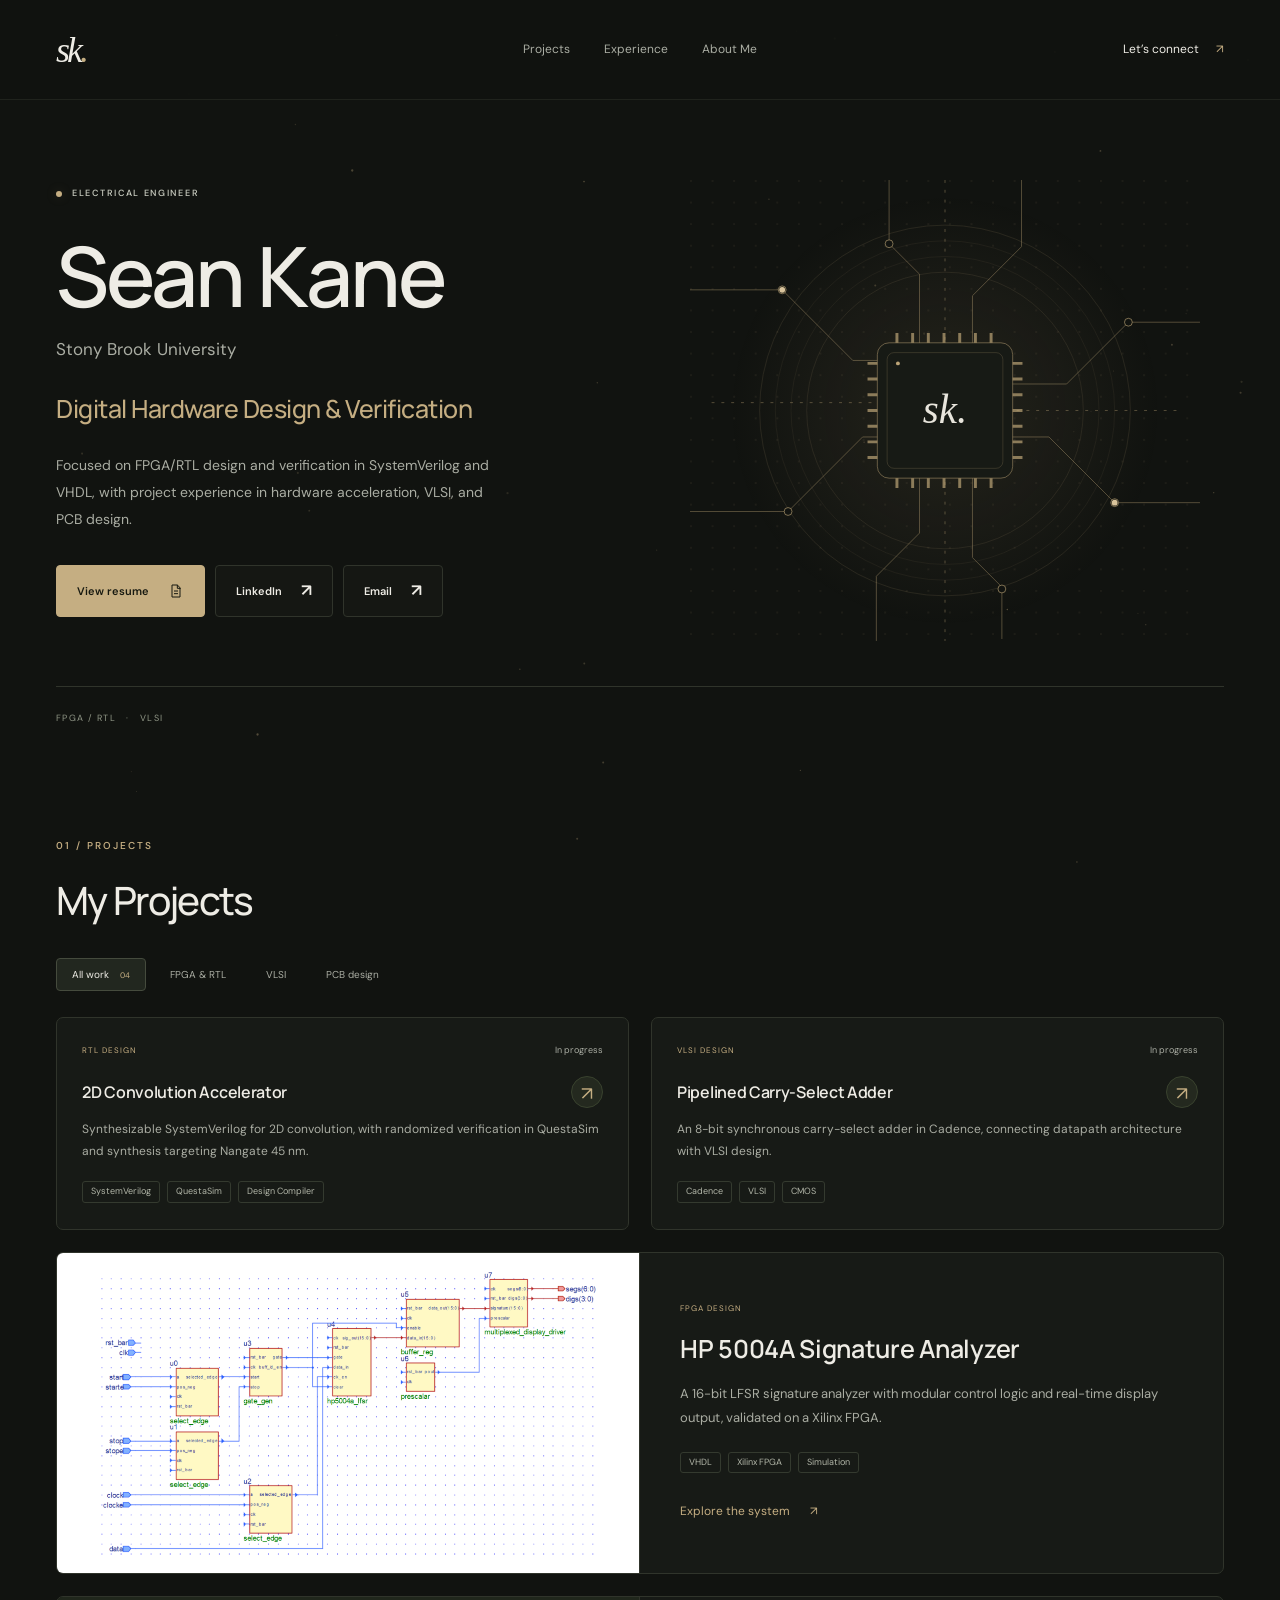
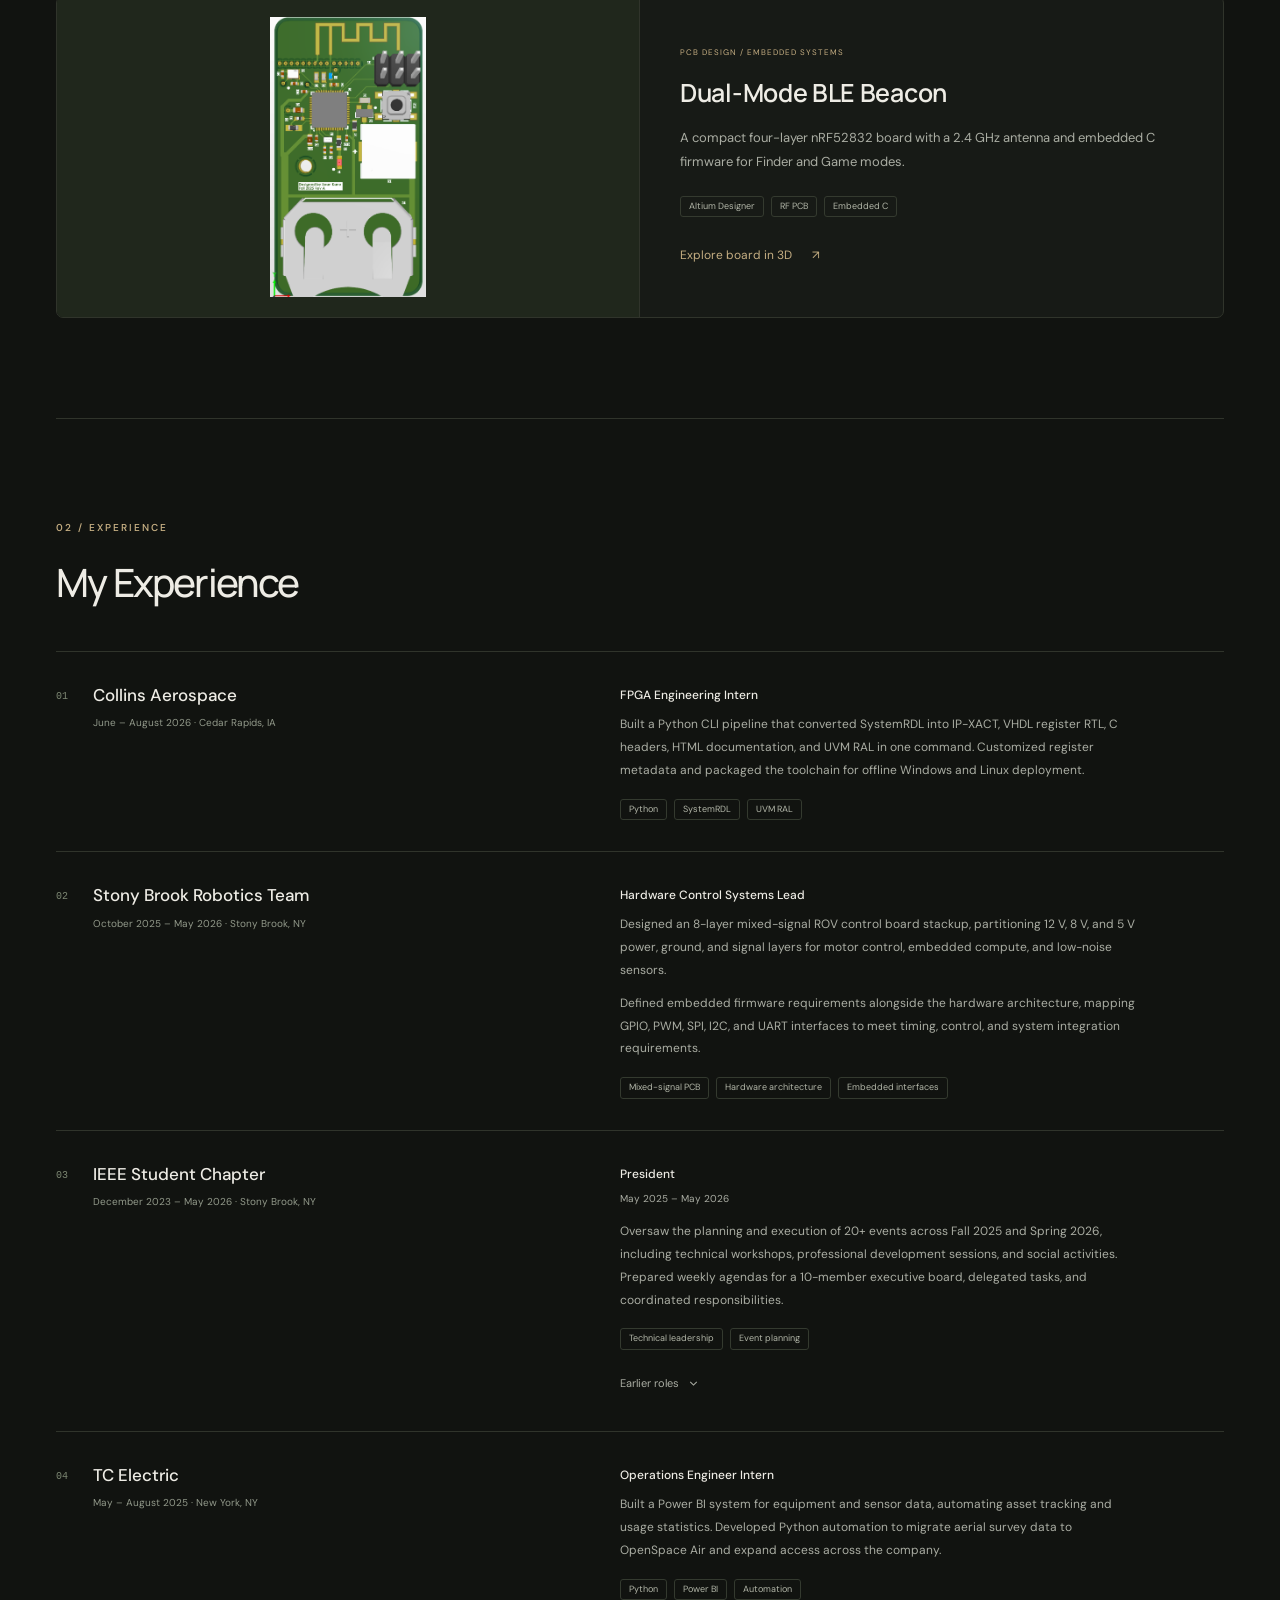
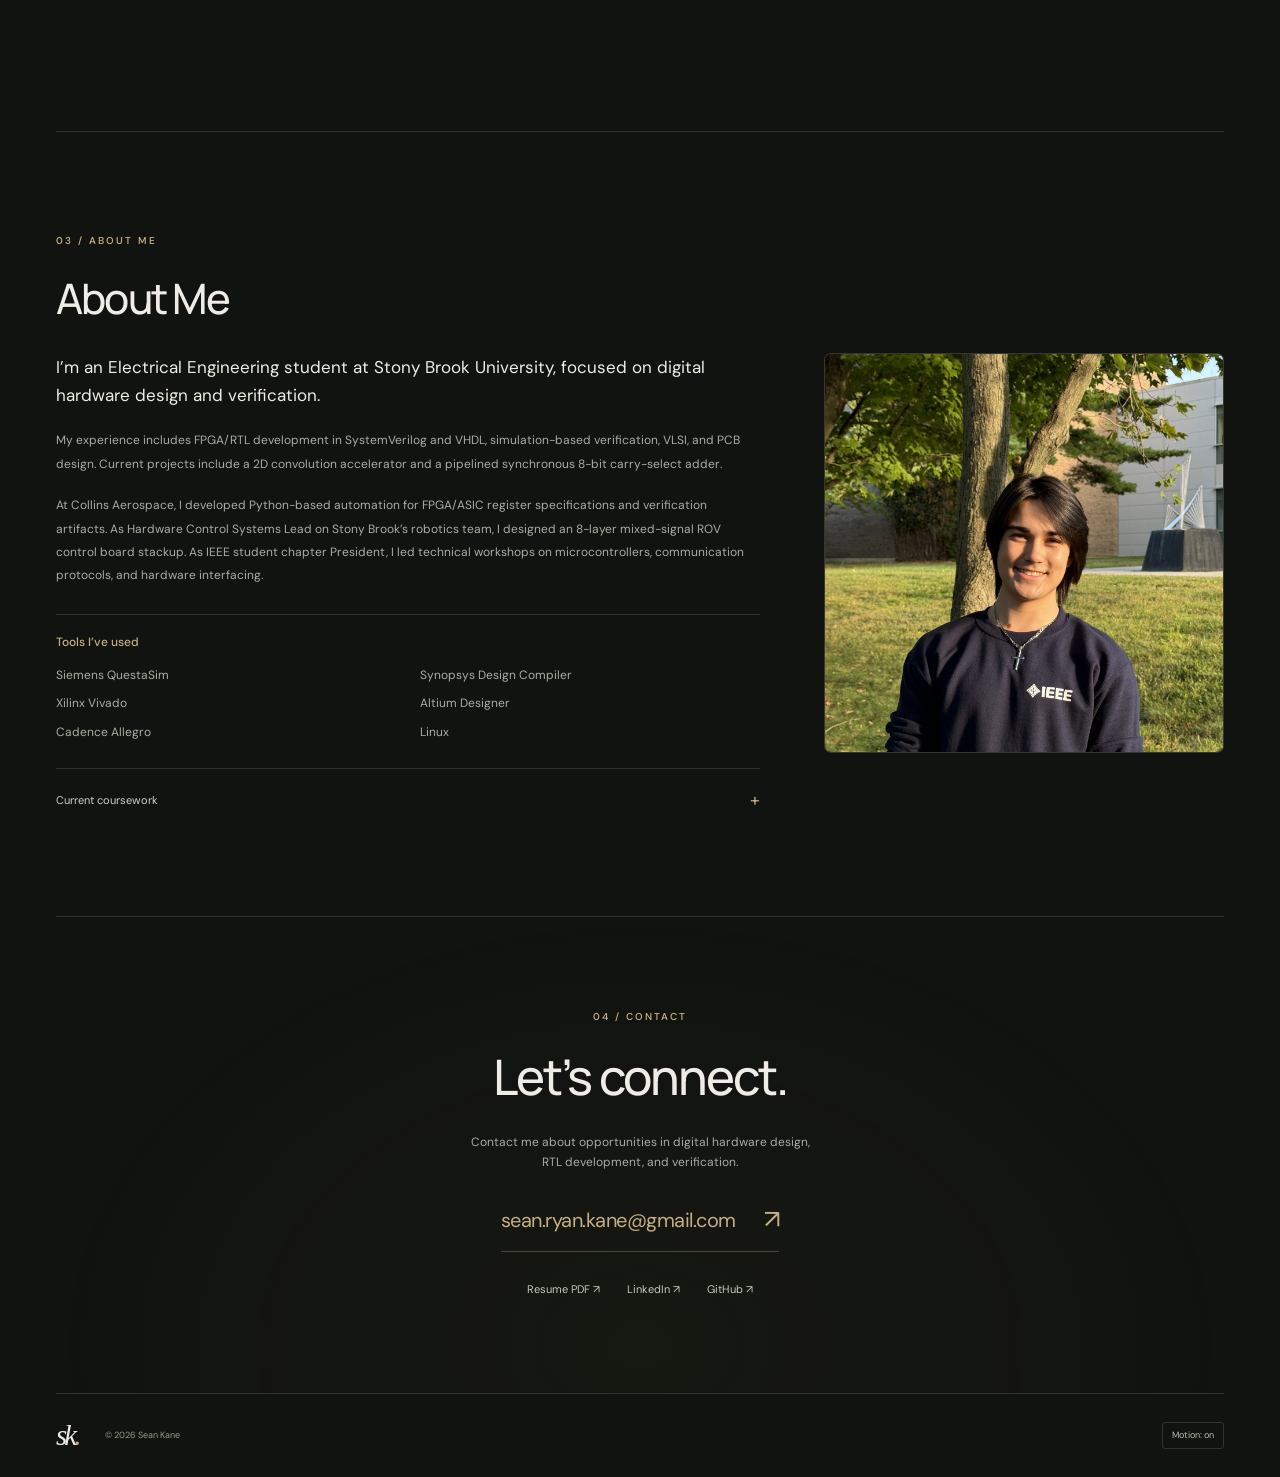
<file: index.html>
<!doctype html>
<html lang="en">
<head>
  <meta charset="UTF-8">
  <meta name="viewport" content="width=device-width, initial-scale=1">
  <meta name="theme-color" content="#111310">
  <meta name="description" content="Sean Kane, Electrical Engineering student at Stony Brook University focused on digital hardware design and verification. Projects in FPGA/RTL, SystemVerilog, VHDL, and VLSI.">
  <meta property="og:title" content="Sean Kane | Digital Hardware Design & Verification">
  <meta property="og:description" content="Electrical Engineering student at Stony Brook University. Explore projects and experience in FPGA/RTL design, verification, and VLSI.">
  <meta property="og:type" content="website">
  <meta property="og:url" content="https://kanesea2542.github.io/">
  <link rel="canonical" href="https://kanesea2542.github.io/">
  <title>Sean Kane — Digital Hardware Design & Verification</title>
  <link rel="icon" type="image/svg+xml" href="assets/favicon.svg">
  <link rel="stylesheet" href="styles.css?v=20260907-evidence">
  <script src="script.js?v=20260907-dots" defer></script>
</head>
<body>
  <a class="skip-link" href="#main">Skip to content</a>
  <canvas id="particles" aria-hidden="true"></canvas>
  <header class="site-header">
    <a class="wordmark" href="#home" aria-label="Sean Kane, home">sk<span>.</span></a>
    <nav aria-label="Main navigation">
      <a href="#work">Projects</a><a href="#experience">Experience</a><a href="#about">About Me</a>
    </nav>
    <a class="header-contact" href="mailto:sean.ryan.kane@gmail.com">Let’s connect <span aria-hidden="true">↗</span></a>
  </header>
  <main id="main">
    <section class="hero section-shell" id="home" aria-labelledby="hero-title">
      <div class="hero-copy">
        <p class="eyebrow"><span class="status-dot"></span> Electrical Engineer</p>
        <h1 id="hero-title">Sean Kane</h1>
        <p class="hero-university">Stony Brook University</p>
        <p class="hero-focus">Digital Hardware Design &amp; Verification</p>
        <p class="hero-description">Focused on FPGA/RTL design and verification in SystemVerilog and VHDL, with project experience in hardware acceleration, VLSI, and PCB design.</p>
        <div class="hero-actions">
          <a class="button button-primary" href="assets/Sean_Kane_Resume.pdf" target="_blank" rel="noopener">View resume <svg aria-hidden="true" viewBox="0 0 24 24"><path d="M14 3H6v18h12V7l-4-4Z M14 3v5h5 M9 12h6 M9 16h6"/></svg></a>
          <a class="button button-secondary" href="https://www.linkedin.com/in/-sean-kane/" target="_blank" rel="noopener noreferrer">LinkedIn <span aria-hidden="true">↗</span></a>
          <a class="button button-secondary" href="mailto:sean.ryan.kane@gmail.com">Email <span aria-hidden="true">↗</span></a>
        </div>
      </div>
      <div class="hero-art" aria-hidden="true">
        <svg class="chip-art" viewBox="0 0 520 470" fill="none">
          <defs><radialGradient id="halo"><stop stop-color="#bca477" stop-opacity=".12"/><stop offset="1" stop-color="#bca477" stop-opacity="0"/></radialGradient><pattern id="dot-grid" width="22" height="22" patternUnits="userSpaceOnUse"><circle cx="1" cy="1" r=".7" fill="#bca477" opacity=".2"/></pattern></defs>
          <path fill="url(#dot-grid)" d="M0 0h520v470H0z"/><circle cx="260" cy="235" r="220" fill="url(#halo)"/>
          <g stroke="#bca477"><circle cx="260" cy="235" r="189" opacity=".13"/><circle cx="260" cy="235" r="173" opacity=".08"/><circle cx="260" cy="235" r="157" opacity=".08"/><circle cx="260" cy="235" r="141" opacity=".12"/>
          <g opacity=".4"><path d="M0 112h94l72 72h31 M0 338h100l76-76h21 M323 208h61l63-63h73 M323 262h43l67 67h87 M234 172V96l-31-31V0 M288 172v-54l50-50V0 M234 298v62l-44 44v66 M288 298v87l30 30v53"/><path d="M22 227h175 M323 235h177 M260 0v172 M260 298v172" stroke-dasharray="3 7"/></g>
          <g fill="#111310" stroke-opacity=".65"><circle cx="94" cy="112" r="4"/><circle cx="100" cy="338" r="4"/><circle cx="447" cy="145" r="4"/><circle cx="433" cy="329" r="4"/><circle cx="203" cy="65" r="4"/><circle cx="318" cy="417" r="4"/></g>
          <rect x="191" y="166" width="138" height="138" rx="12" fill="#171a15" stroke-opacity=".5"/><rect x="201" y="176" width="118" height="118" rx="7" stroke-opacity=".2"/>
          <path d="M211 156v10m16-10v10m16-10v10m16-10v10m16-10v10m16-10v10m16-10v10 M211 304v10m16-10v10m16-10v10m16-10v10m16-10v10m16-10v10m16-10v10 M181 187h10m-10 16h10m-10 16h10m-10 16h10m-10 16h10m-10 16h10m-10 16h10 M329 187h10m-10 16h10m-10 16h10m-10 16h10m-10 16h10m-10 16h10m-10 16h10" stroke-opacity=".7" stroke-width="3"/>
          <circle cx="212" cy="187" r="2" fill="#bca477" stroke="none"/></g>
          <text x="260" y="248" text-anchor="middle" fill="#e8e5dc" font-family="Georgia,serif" font-size="42" font-style="italic">sk.</text>
          <circle class="signal signal-one" cx="94" cy="112" r="3" fill="#d9c49c"/><circle class="signal signal-two" cx="433" cy="329" r="3" fill="#d9c49c"/>
        </svg>
      </div>
      <div class="hero-bottom"><span>FPGA / RTL &nbsp; · &nbsp; VLSI</span></div>
    </section>

    <section class="work section-shell section-pad" id="work" aria-labelledby="work-title">
      <div class="section-heading"><div><p class="eyebrow section-index">01 / Projects</p><h2 id="work-title">My Projects</h2></div></div>
      <div class="filters" role="group" aria-label="Filter projects"><button type="button" class="filter active" aria-pressed="true" data-filter="all">All work <span>04</span></button><button type="button" class="filter" aria-pressed="false" data-filter="rtl">FPGA & RTL</button><button type="button" class="filter" aria-pressed="false" data-filter="vlsi">VLSI</button><button type="button" class="filter" aria-pressed="false" data-filter="pcb">PCB design</button></div>
      <p id="filter-status" class="sr-only" aria-live="polite"></p>
      <div class="project-grid">
        <article class="project-card" data-category="rtl">
          <div class="project-body"><div class="project-meta">RTL DESIGN <span>In progress</span></div><div class="project-title-row"><h3>2D Convolution Accelerator</h3><button class="project-open" data-project="convolution" aria-label="Read about the 2D Convolution Accelerator">↗</button></div><p>Synthesizable SystemVerilog for 2D convolution, with randomized verification in QuestaSim and synthesis targeting Nangate 45 nm.</p><div class="tags"><span>SystemVerilog</span><span>QuestaSim</span><span>Design Compiler</span></div></div>
        </article>
        <article class="project-card" data-category="vlsi">
          <div class="project-body"><div class="project-meta">VLSI DESIGN <span>In progress</span></div><div class="project-title-row"><h3>Pipelined Carry-Select Adder</h3><button class="project-open" data-project="adder" aria-label="Read about the Pipelined Carry-Select Adder">↗</button></div><p>An 8-bit synchronous carry-select adder in Cadence, connecting datapath architecture with VLSI design.</p><div class="tags"><span>Cadence</span><span>VLSI</span><span>CMOS</span></div></div>
        </article>
        <article class="project-card signature-project" data-category="rtl">
          <a class="signature-project-image" href="projects/hp5004a.html" aria-label="Explore the HP 5004A Signature Analyzer project"><img src="assets/hp5004a/system-diagram.png" alt="HP 5004A RTL block diagram showing edge selection, gate generation, LFSR, output buffer, and display driver" width="982" height="556" loading="lazy"></a>
          <div class="project-body"><div class="project-meta">FPGA DESIGN</div><div class="project-title-row"><h3><a href="projects/hp5004a.html">HP 5004A Signature Analyzer</a></h3></div><p>A 16-bit LFSR signature analyzer with modular control logic and real-time display output, validated on a Xilinx FPGA.</p><div class="tags"><span>VHDL</span><span>Xilinx FPGA</span><span>Simulation</span></div><a class="project-read" href="projects/hp5004a.html">Explore the system <span aria-hidden="true">↗</span></a></div>
        </article>
        <article class="project-card beacon-project" data-category="pcb">
          <a class="beacon-project-image" href="projects/ble-beacon.html" aria-label="Explore the Dual-Mode BLE Beacon project"><img src="assets/ble-beacon/altium-overview.png" alt="Altium Designer top view of the populated BLE beacon board" width="355" height="637" loading="lazy"></a>
          <div class="project-body"><div class="project-meta">PCB DESIGN / EMBEDDED SYSTEMS</div><div class="project-title-row"><h3><a href="projects/ble-beacon.html">Dual-Mode BLE Beacon</a></h3></div><p>A compact four-layer nRF52832 board with a 2.4 GHz antenna and embedded C firmware for Finder and Game modes.</p><div class="tags"><span>Altium Designer</span><span>RF PCB</span><span>Embedded C</span></div><a class="project-read" href="projects/ble-beacon.html">Explore board in 3D <span aria-hidden="true">↗</span></a></div>
        </article>
      </div>

    </section>

    <section class="experience section-shell section-pad" id="experience" aria-labelledby="experience-title"><div class="section-heading"><div><p class="eyebrow section-index">02 / Experience</p><h2 id="experience-title">My Experience</h2></div></div><div class="experience-list">
      <article class="experience-item"><div class="experience-org"><span class="experience-number">01</span><h3>Collins Aerospace<span>June – August 2026 · Cedar Rapids, IA</span></h3></div><div><h4>FPGA Engineering Intern</h4><p>Built a Python CLI pipeline that converted SystemRDL into IP-XACT, VHDL register RTL, C headers, HTML documentation, and UVM RAL in one command. Customized register metadata and packaged the toolchain for offline Windows and Linux deployment.</p><div class="tags"><span>Python</span><span>SystemRDL</span><span>UVM RAL</span></div></div></article>
      <article class="experience-item"><div class="experience-org"><span class="experience-number">02</span><h3>Stony Brook Robotics Team<span>October 2025 – May 2026 · Stony Brook, NY</span></h3></div><div><h4>Hardware Control Systems Lead</h4><p>Designed an 8-layer mixed-signal ROV control board stackup, partitioning 12 V, 8 V, and 5 V power, ground, and signal layers for motor control, embedded compute, and low-noise sensors.</p><p class="experience-detail">Defined embedded firmware requirements alongside the hardware architecture, mapping GPIO, PWM, SPI, I2C, and UART interfaces to meet timing, control, and system integration requirements.</p><div class="tags"><span>Mixed-signal PCB</span><span>Hardware architecture</span><span>Embedded interfaces</span></div></div></article>
      <article class="experience-item"><div class="experience-org"><span class="experience-number">03</span><h3>IEEE Student Chapter<span>December 2023 – May 2026 · Stony Brook, NY</span></h3></div><div><h4>President</h4><p class="position-period">May 2025 – May 2026</p><p>Oversaw the planning and execution of 20+ events across Fall 2025 and Spring 2026, including technical workshops, professional development sessions, and social activities. Prepared weekly agendas for a 10-member executive board, delegated tasks, and coordinated responsibilities.</p><div class="tags"><span>Technical leadership</span><span>Event planning</span></div><details class="role-history"><summary>Earlier roles <svg viewBox="0 0 16 16" aria-hidden="true"><path d="m4 6 4 4 4-4"/></svg></summary><ol aria-label="Earlier IEEE roles, most recent first"><li><span>Vice President</span><span class="role-period">February 2025 – May 2025</span><p>Coordinated technical setup, scheduling, and logistics for the Spring 2025 IEEE Region 1 &amp; Region 2 Student Activities Conference with approximately 300 attendees. Helped prepare and review weekly board agendas.</p></li><li><span>Treasurer</span><span class="role-period">May 2024 – February 2025</span><p>Managed a club budget of over $3,700 from student government and industry sponsors. Maintained transaction records, prepared financial statements and invoice requests, and supported technical and professional events.</p></li><li><span>Freshman Representative</span><span class="role-period">December 2023 – May 2024</span><p>Represented first-year students at weekly executive board meetings and helped organize campus events. Facilitated a social event with over 40 attendees and participated in electrical engineering workshops.</p></li></ol></details></div></article>
      <article class="experience-item"><div class="experience-org"><span class="experience-number">04</span><h3>TC Electric<span>May – August 2025 · New York, NY</span></h3></div><div><h4>Operations Engineer Intern</h4><p>Built a Power BI system for equipment and sensor data, automating asset tracking and usage statistics. Developed Python automation to migrate aerial survey data to OpenSpace Air and expand access across the company.</p><div class="tags"><span>Python</span><span>Power BI</span><span>Automation</span></div></div></article>
    </div></section>

    <section class="about section-shell section-pad" id="about" aria-labelledby="about-title">
      <div class="about-title"><p class="eyebrow section-index">03 / About Me</p><h2 id="about-title">About Me</h2></div>
      <div class="about-copy">
          <p class="about-lead">I’m an Electrical Engineering student at Stony Brook University, focused on digital hardware design and verification.</p>
          <p>My experience includes FPGA/RTL development in SystemVerilog and VHDL, simulation-based verification, VLSI, and PCB design. Current projects include a 2D convolution accelerator and a pipelined synchronous 8-bit carry-select adder.</p>
          <p>At Collins Aerospace, I developed Python-based automation for FPGA/ASIC register specifications and verification artifacts. As Hardware Control Systems Lead on Stony Brook’s robotics team, I designed an 8-layer mixed-signal ROV control board stackup. As IEEE student chapter President, I led technical workshops on microcontrollers, communication protocols, and hardware interfacing.</p>
          <div class="about-tools">
            <h3>Tools I’ve used</h3>
            <ul><li>Siemens QuestaSim</li><li>Synopsys Design Compiler</li><li>Xilinx Vivado</li><li>Altium Designer</li><li>Cadence Allegro</li><li>Linux</li></ul>
          </div>
          <details class="coursework"><summary>Current coursework <span aria-hidden="true">+</span></summary><p>My current coursework is expanding my experience in SystemVerilog RTL design and verification, hardware acceleration, transistor-level CMOS design, SPICE simulation, low-power design, datapath and memory design, and VLSI design methodologies.</p></details>
      </div>
      <figure class="about-portrait"><img src="assets/sean-kane.jpg" alt="Sean Kane wearing an IEEE sweatshirt on campus" width="3040" height="3024" loading="lazy" decoding="async"></figure>
    </section>

    <section class="contact section-shell section-pad" id="contact" aria-labelledby="contact-title"><p class="eyebrow section-index">04 / Contact</p><h2 id="contact-title">Let’s connect.</h2><p>Contact me about opportunities in digital hardware design,<br>RTL development, and verification.</p><a class="contact-email" href="mailto:sean.ryan.kane@gmail.com">sean.ryan.kane@gmail.com <span aria-hidden="true">↗</span></a><div class="contact-links"><a href="assets/Sean_Kane_Resume.pdf" target="_blank" rel="noopener">Resume PDF ↗</a><a href="https://www.linkedin.com/in/-sean-kane/" target="_blank" rel="noopener noreferrer">LinkedIn ↗</a><a href="https://github.com/kanesea2542" target="_blank" rel="noopener noreferrer">GitHub ↗</a></div></section>
  </main>
  <footer class="site-footer section-shell"><a class="wordmark" href="#home" aria-label="Back to top">sk<span>.</span></a><span>© <span id="year">2026</span> Sean Kane</span><div class="footer-end"><button id="motion-toggle" type="button" aria-pressed="false">Motion: on</button></div></footer>
  <dialog id="project-dialog" aria-labelledby="dialog-title"><div class="dialog-content"><button class="dialog-close" aria-label="Close project details">×</button><p class="eyebrow" id="dialog-category"></p><h2 id="dialog-title"></h2><p id="dialog-description"></p><div id="dialog-details"></div><a class="button button-primary" href="mailto:sean.ryan.kane@gmail.com?subject=Let%27s%20talk%20about%20your%20projects">Ask me about this project <span aria-hidden="true">↗</span></a></div></dialog>
</body>
</html>
</file>
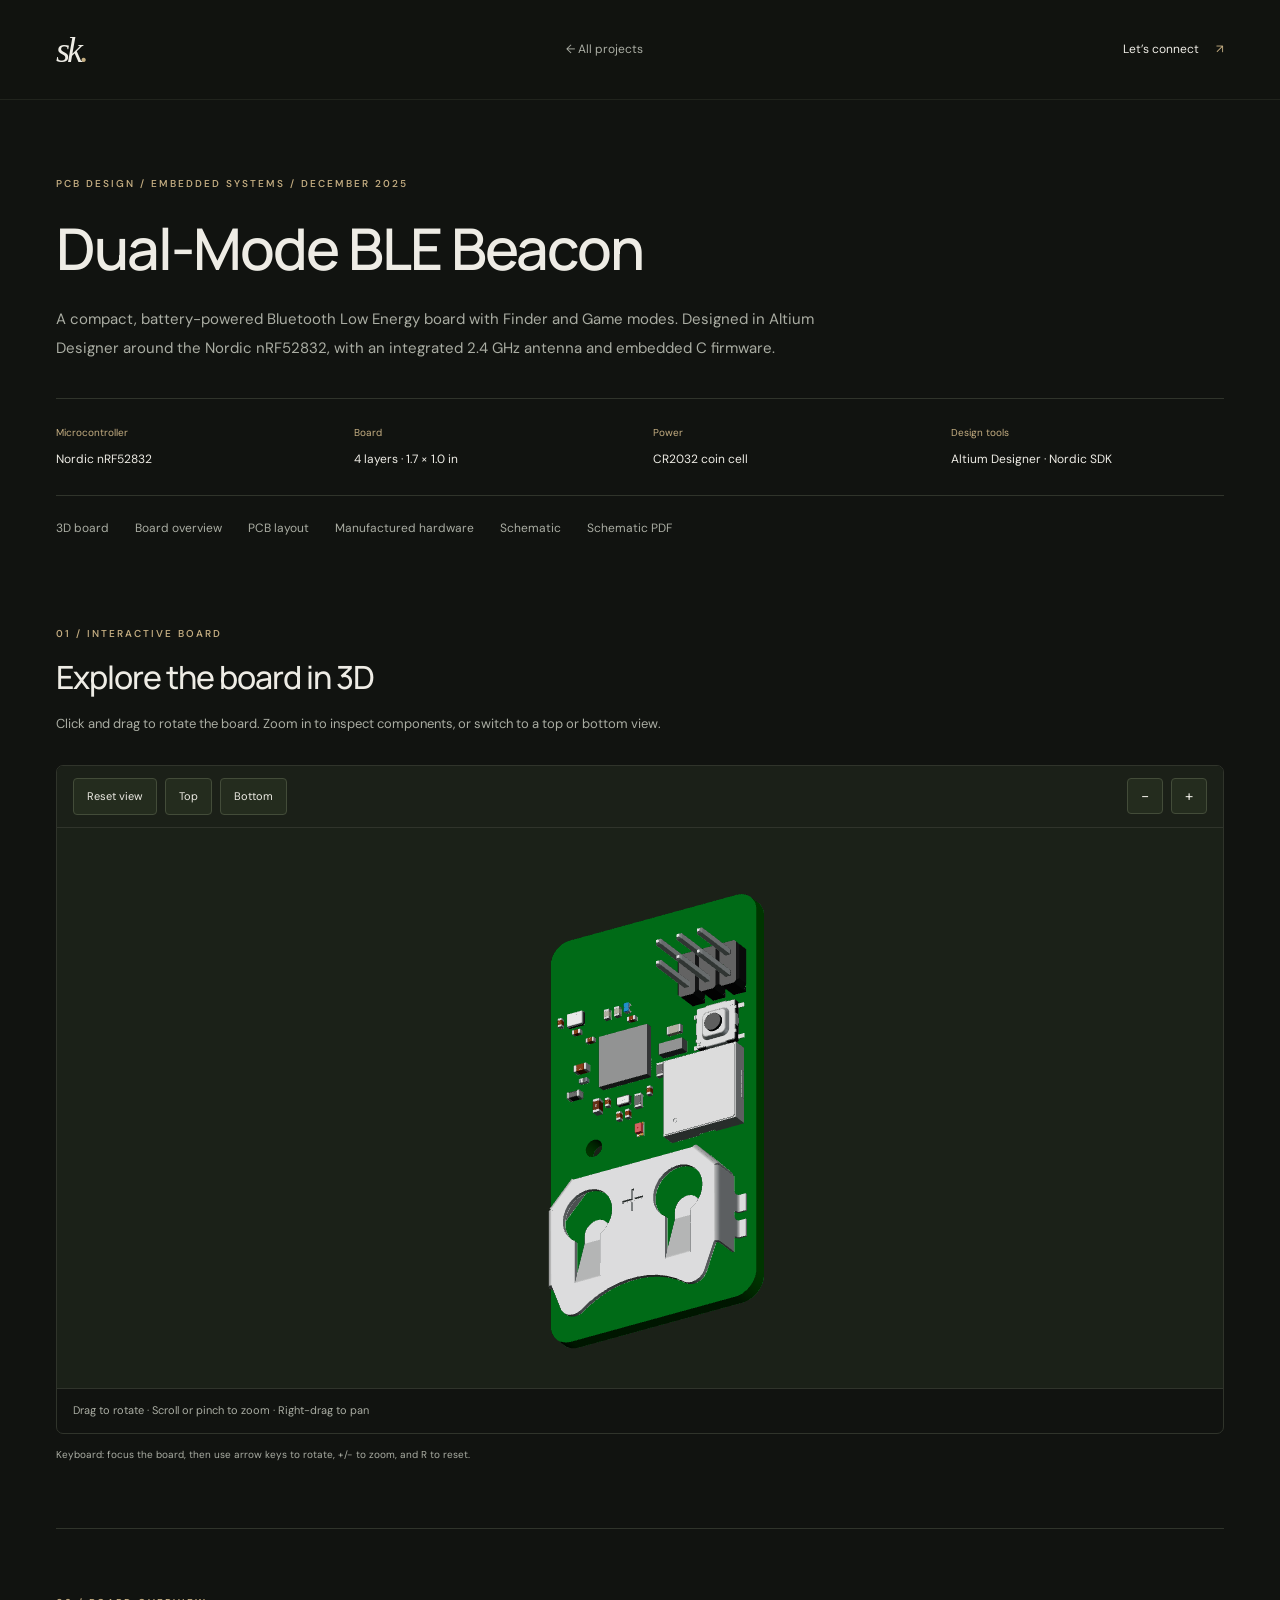
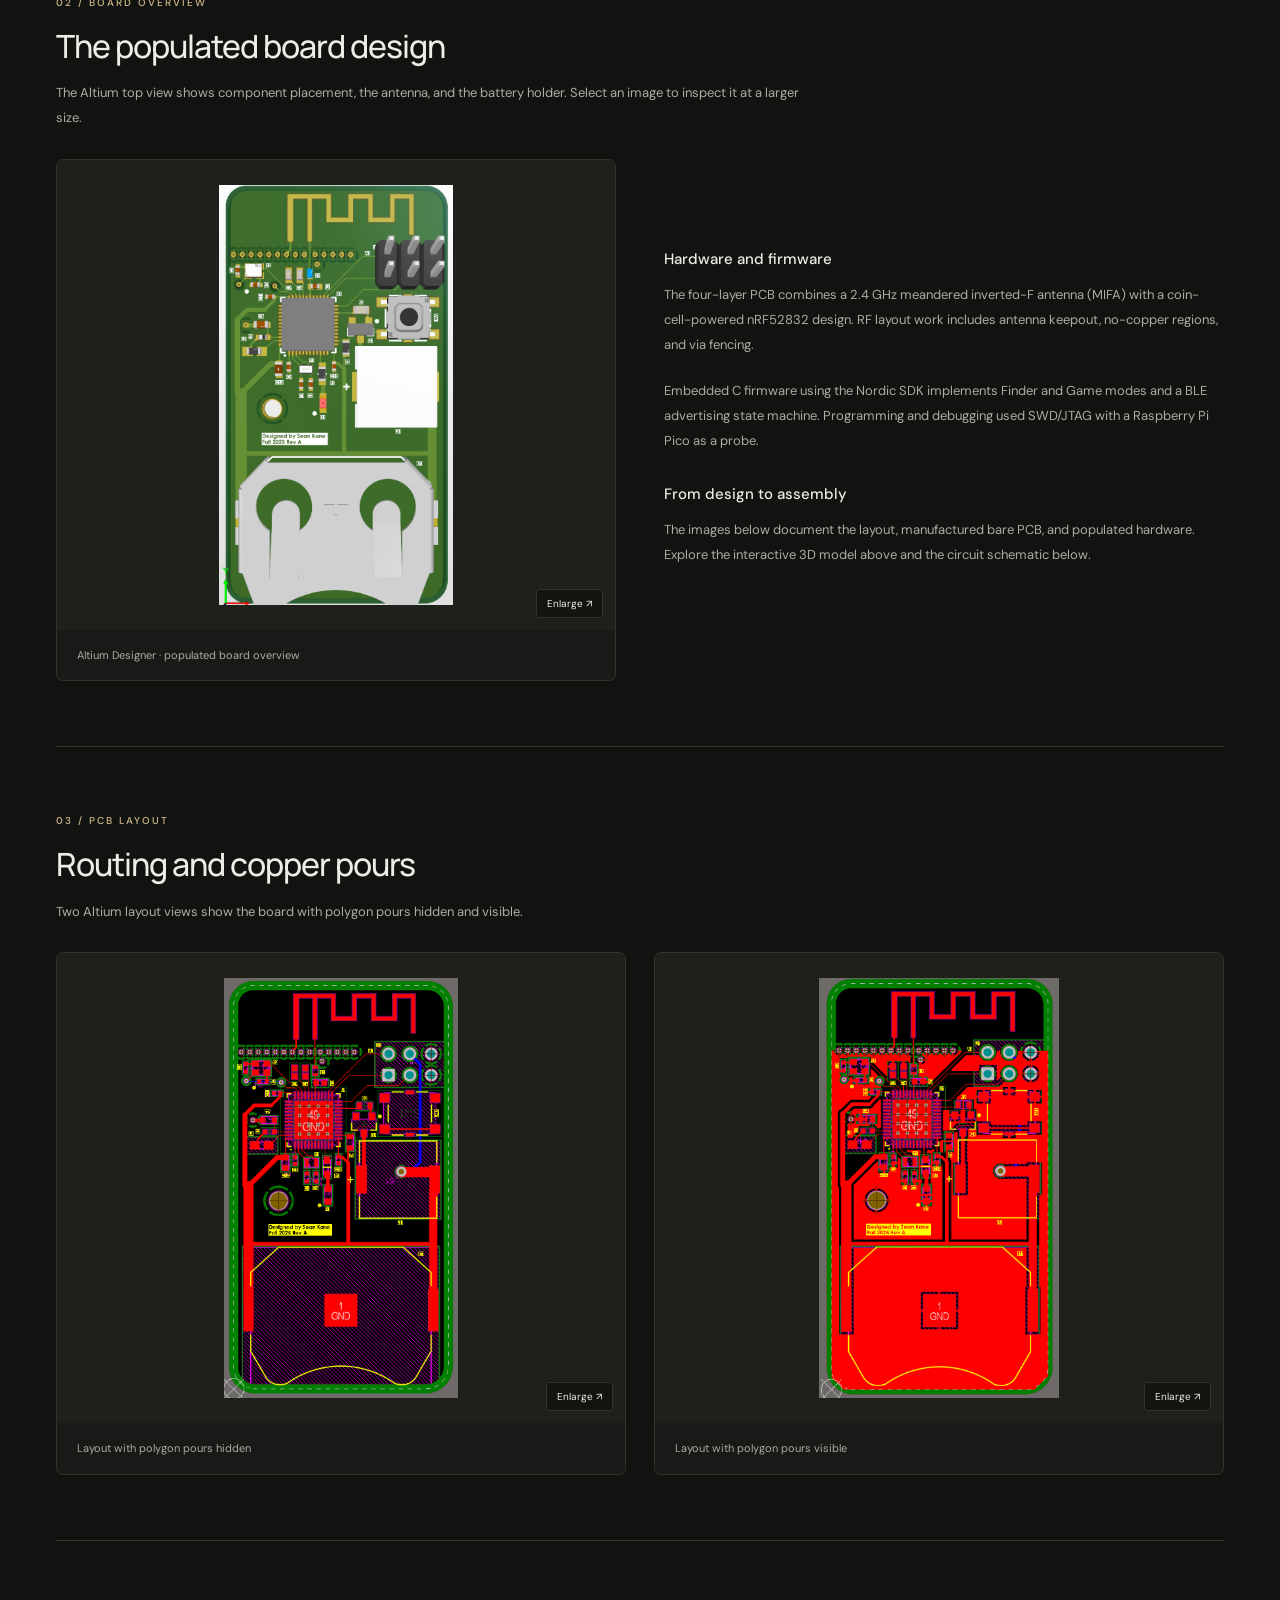
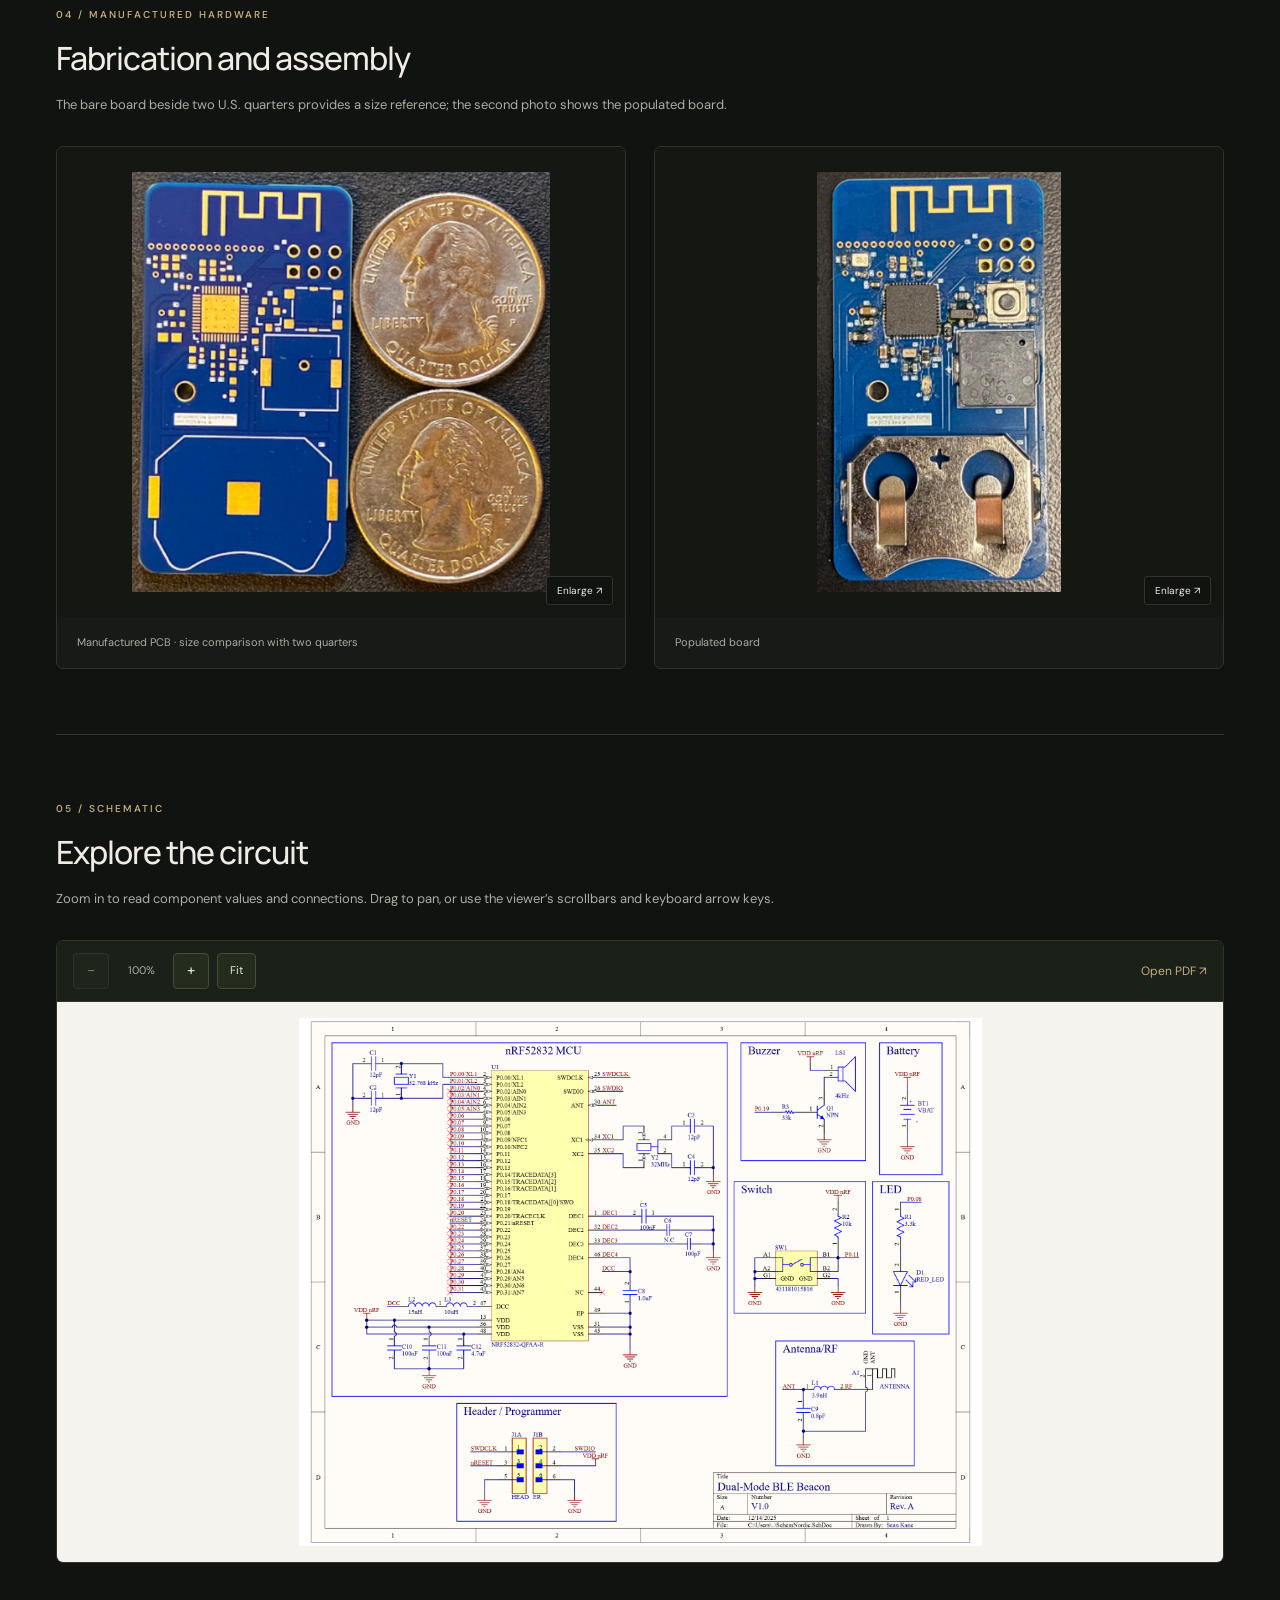
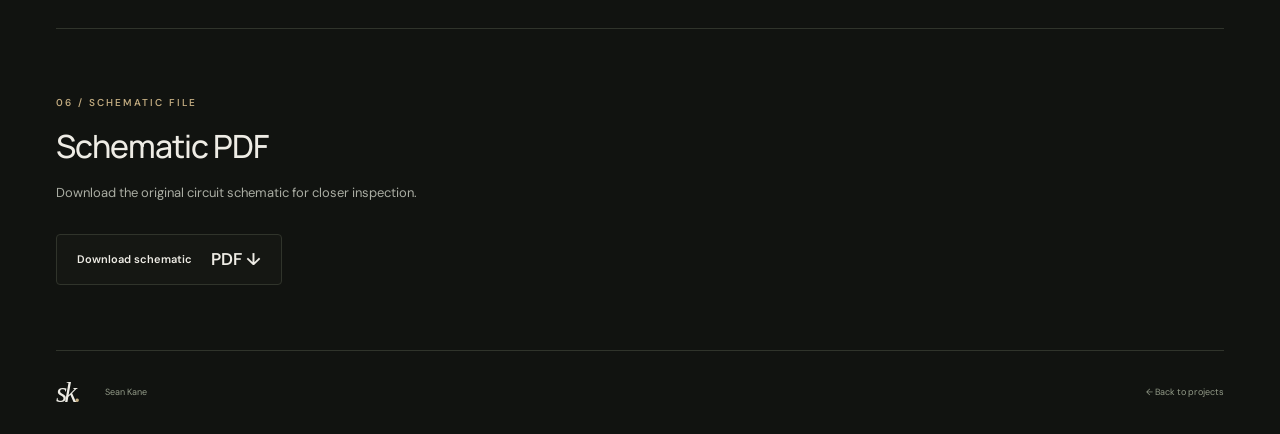
<file: projects/ble-beacon.html>
<!doctype html>
<html lang="en">
<head>
  <meta charset="utf-8">
  <meta name="viewport" content="width=device-width,initial-scale=1">
  <meta name="theme-color" content="#111310">
  <meta name="description" content="Explore Sean Kane's dual-mode BLE beacon board in 3D, rotate and zoom the hardware, and inspect the circuit schematic.">
  <title>Dual-Mode BLE Beacon — Sean Kane</title>
  <link rel="icon" href="../assets/favicon.svg" type="image/svg+xml">
  <link rel="stylesheet" href="../styles.css?v=ble-preview-1">
  <link rel="stylesheet" href="ble-beacon.css">
  <script src="ble-beacon.js?v=20260907" defer></script>
  <script type="importmap">{"imports":{"three":"../assets/vendor/three/three.module.min.js"}}</script>
  <script type="module" src="board-viewer.js"></script>
</head>
<body class="project-page">
  <a class="skip-link" href="#main">Skip to content</a>
  <header class="site-header"><a class="wordmark" href="../index.html" aria-label="Sean Kane, home">sk<span>.</span></a><a class="back-link" href="../index.html#work">← All projects</a><a class="header-contact" href="mailto:sean.ryan.kane@gmail.com">Let’s connect <span aria-hidden="true">↗</span></a></header>
  <main id="main" class="section-shell">
    <section class="project-intro" aria-labelledby="project-title">
      <p class="eyebrow section-index">PCB design / Embedded systems / December 2025</p>
      <h1 id="project-title">Dual-Mode BLE Beacon</h1>
      <p>A compact, battery-powered Bluetooth Low Energy board with Finder and Game modes. Designed in Altium Designer around the Nordic nRF52832, with an integrated 2.4 GHz antenna and embedded C firmware.</p>
      <dl class="project-facts"><div><dt>Microcontroller</dt><dd>Nordic nRF52832</dd></div><div><dt>Board</dt><dd>4 layers · 1.7 × 1.0 in</dd></div><div><dt>Power</dt><dd>CR2032 coin cell</dd></div><div><dt>Design tools</dt><dd>Altium Designer · Nordic SDK</dd></div></dl>
      <nav class="project-nav" aria-label="Project sections"><a href="#model">3D board</a><a href="#board">Board overview</a><a href="#layout">PCB layout</a><a href="#hardware">Manufactured hardware</a><a href="#schematic">Schematic</a><a href="#files">Schematic PDF</a></nav>
    </section>
    <section id="model" class="project-section" aria-labelledby="model-title">
      <div class="project-section-heading"><p class="eyebrow section-index">01 / Interactive board</p><h2 id="model-title">Explore the board in 3D</h2><p>Click and drag to rotate the board. Zoom in to inspect components, or switch to a top or bottom view.</p></div>
      <div class="model-viewer">
        <div class="viewer-toolbar"><div class="model-presets" role="group" aria-label="Board viewing angle"><button type="button" data-model-view="isometric">Reset view</button><button type="button" data-model-view="top">Top</button><button type="button" data-model-view="bottom">Bottom</button></div><div class="zoom-controls" role="group" aria-label="3D board zoom"><button type="button" data-model-zoom="0.8" aria-label="Zoom out of board">−</button><button type="button" data-model-zoom="1.25" aria-label="Zoom into board">+</button></div></div>
        <div id="board-model" class="board-model"><img class="model-poster" src="../assets/ble-beacon/board-overview.png" alt="Top view of the populated BLE beacon board" width="600" height="1100"></div>
        <p id="model-status" class="model-status" role="status">Loading interactive board…</p>
      </div>
      <p class="model-keyboard">Keyboard: focus the board, then use arrow keys to rotate, +/− to zoom, and R to reset.</p>
    </section>
    <section id="board" class="project-section" aria-labelledby="board-title">
      <div class="project-section-heading"><p class="eyebrow section-index">02 / Board overview</p><h2 id="board-title">The populated board design</h2><p>The Altium top view shows component placement, the antenna, and the battery holder. Select an image to inspect it at a larger size.</p></div>
      <div class="board-overview">
        <figure class="evidence-card"><button class="image-open" type="button" data-full="../assets/ble-beacon/altium-overview.png" data-caption="Altium Designer — populated board overview" aria-label="Enlarge the Altium populated board overview"><img src="../assets/ble-beacon/altium-overview.png" alt="Altium top view of the populated BLE beacon with antenna, microcontroller, headers, button, and battery holder" width="352" height="636"><span class="image-affordance">Enlarge ↗</span></button><figcaption>Altium Designer · populated board overview</figcaption></figure>
        <div class="design-notes"><h3>Hardware and firmware</h3><p>The four-layer PCB combines a 2.4 GHz meandered inverted-F antenna (MIFA) with a coin-cell-powered nRF52832 design. RF layout work includes antenna keepout, no-copper regions, and via fencing.</p><p>Embedded C firmware using the Nordic SDK implements Finder and Game modes and a BLE advertising state machine. Programming and debugging used SWD/JTAG with a Raspberry Pi Pico as a probe.</p><h3>From design to assembly</h3><p>The images below document the layout, manufactured bare PCB, and populated hardware. Explore the interactive 3D model above and the circuit schematic below.</p></div>
      </div>
    </section>
    <section id="layout" class="project-section" aria-labelledby="layout-title">
      <div class="project-section-heading"><p class="eyebrow section-index">03 / PCB layout</p><h2 id="layout-title">Routing and copper pours</h2><p>Two Altium layout views show the board with polygon pours hidden and visible.</p></div>
      <div class="evidence-grid">
        <figure class="evidence-card"><button class="image-open" type="button" data-full="../assets/ble-beacon/layout-no-pours.png" data-caption="PCB layout — polygon pours hidden" aria-label="Enlarge the PCB layout without polygon pours"><img src="../assets/ble-beacon/layout-no-pours.png" alt="Altium BLE beacon PCB layout with polygon pours hidden, exposing routing and component pads" width="355" height="640" loading="lazy"><span class="image-affordance">Enlarge ↗</span></button><figcaption>Layout with polygon pours hidden</figcaption></figure>
        <figure class="evidence-card"><button class="image-open" type="button" data-full="../assets/ble-beacon/layout-pours.png" data-caption="PCB layout — polygon pours visible" aria-label="Enlarge the PCB layout with polygon pours"><img src="../assets/ble-beacon/layout-pours.png" alt="Altium BLE beacon PCB layout with filled copper polygon pours visible" width="361" height="633" loading="lazy"><span class="image-affordance">Enlarge ↗</span></button><figcaption>Layout with polygon pours visible</figcaption></figure>
      </div>
    </section>
    <section id="hardware" class="project-section" aria-labelledby="hardware-title">
      <div class="project-section-heading"><p class="eyebrow section-index">04 / Manufactured hardware</p><h2 id="hardware-title">Fabrication and assembly</h2><p>The bare board beside two U.S. quarters provides a size reference; the second photo shows the populated board.</p></div>
      <div class="evidence-grid">
        <figure class="evidence-card"><button class="image-open hardware-photo" type="button" data-full="../assets/ble-beacon/bare-board.png" data-caption="Manufactured bare PCB beside two U.S. quarters" aria-label="Enlarge the manufactured bare board photo"><img src="../assets/ble-beacon/bare-board.png" alt="Blue unpopulated BLE beacon PCB beside two U.S. quarters for size comparison" width="596" height="596" loading="lazy"><span class="image-affordance">Enlarge ↗</span></button><figcaption>Manufactured PCB · size comparison with two quarters</figcaption></figure>
        <figure class="evidence-card"><button class="image-open hardware-photo" type="button" data-full="../assets/ble-beacon/assembled-board.png" data-caption="Populated BLE beacon PCB" aria-label="Enlarge the populated board photo"><img src="../assets/ble-beacon/assembled-board.png" alt="Populated blue BLE beacon PCB with soldered microcontroller, button, components, and coin-cell holder" width="333" height="607" loading="lazy"><span class="image-affordance">Enlarge ↗</span></button><figcaption>Populated board</figcaption></figure>
      </div>
    </section>
    <section id="schematic" class="project-section" aria-labelledby="schematic-title">
      <div class="project-section-heading"><p class="eyebrow section-index">05 / Schematic</p><h2 id="schematic-title">Explore the circuit</h2><p>Zoom in to read component values and connections. Drag to pan, or use the viewer’s scrollbars and keyboard arrow keys.</p></div>
      <div class="schematic-viewer">
        <div class="viewer-toolbar"><div class="zoom-controls" role="group" aria-label="Schematic zoom"><button type="button" id="schematic-out" aria-label="Zoom out of schematic">−</button><output id="schematic-zoom" aria-live="polite">100%</output><button type="button" id="schematic-in" aria-label="Zoom into schematic">+</button><button type="button" id="schematic-fit">Fit</button></div><a href="../assets/ble-beacon/schematic.pdf" target="_blank" rel="noopener">Open PDF ↗</a></div>
        <div id="schematic-viewport" class="pan-viewport" tabindex="0" role="region" aria-label="Zoomable BLE beacon schematic"><div class="pan-stage"><img id="schematic-image" src="../assets/ble-beacon/schematic.png" alt="Complete BLE beacon electrical schematic. The PDF version is available above." loading="lazy" draggable="false"></div></div>
      </div>
    </section>
    <section id="files" class="project-section project-files" aria-labelledby="files-title"><div class="project-section-heading"><p class="eyebrow section-index">06 / Schematic file</p><h2 id="files-title">Schematic PDF</h2><p>Download the original circuit schematic for closer inspection.</p></div><div class="file-links"><a href="../assets/ble-beacon/schematic.pdf" download class="button button-secondary">Download schematic <span>PDF ↓</span></a></div></section>
  </main>
  <footer class="site-footer section-shell"><a class="wordmark" href="../index.html" aria-label="Sean Kane, home">sk<span>.</span></a><span>Sean Kane</span><a class="footer-end" href="../index.html#work">← Back to projects</a></footer>
  <dialog id="image-dialog" class="image-dialog" aria-labelledby="image-caption"><div class="viewer-toolbar"><h2 id="image-caption"></h2><div class="zoom-controls" role="group" aria-label="Image zoom"><button type="button" id="image-out" aria-label="Zoom out of image">−</button><output id="image-zoom" aria-live="polite">100%</output><button type="button" id="image-in" aria-label="Zoom into image">+</button><button type="button" id="image-fit">Fit</button><button type="button" class="image-close" aria-label="Close image viewer">×</button></div></div><div id="image-viewport" class="pan-viewport" tabindex="0" role="region" aria-label="Zoomable project image"><div class="pan-stage"><img id="detail-image" alt="" draggable="false"></div></div><a id="original-image" target="_blank" rel="noopener">Open original image ↗</a></dialog>
</body>
</html>
</file>
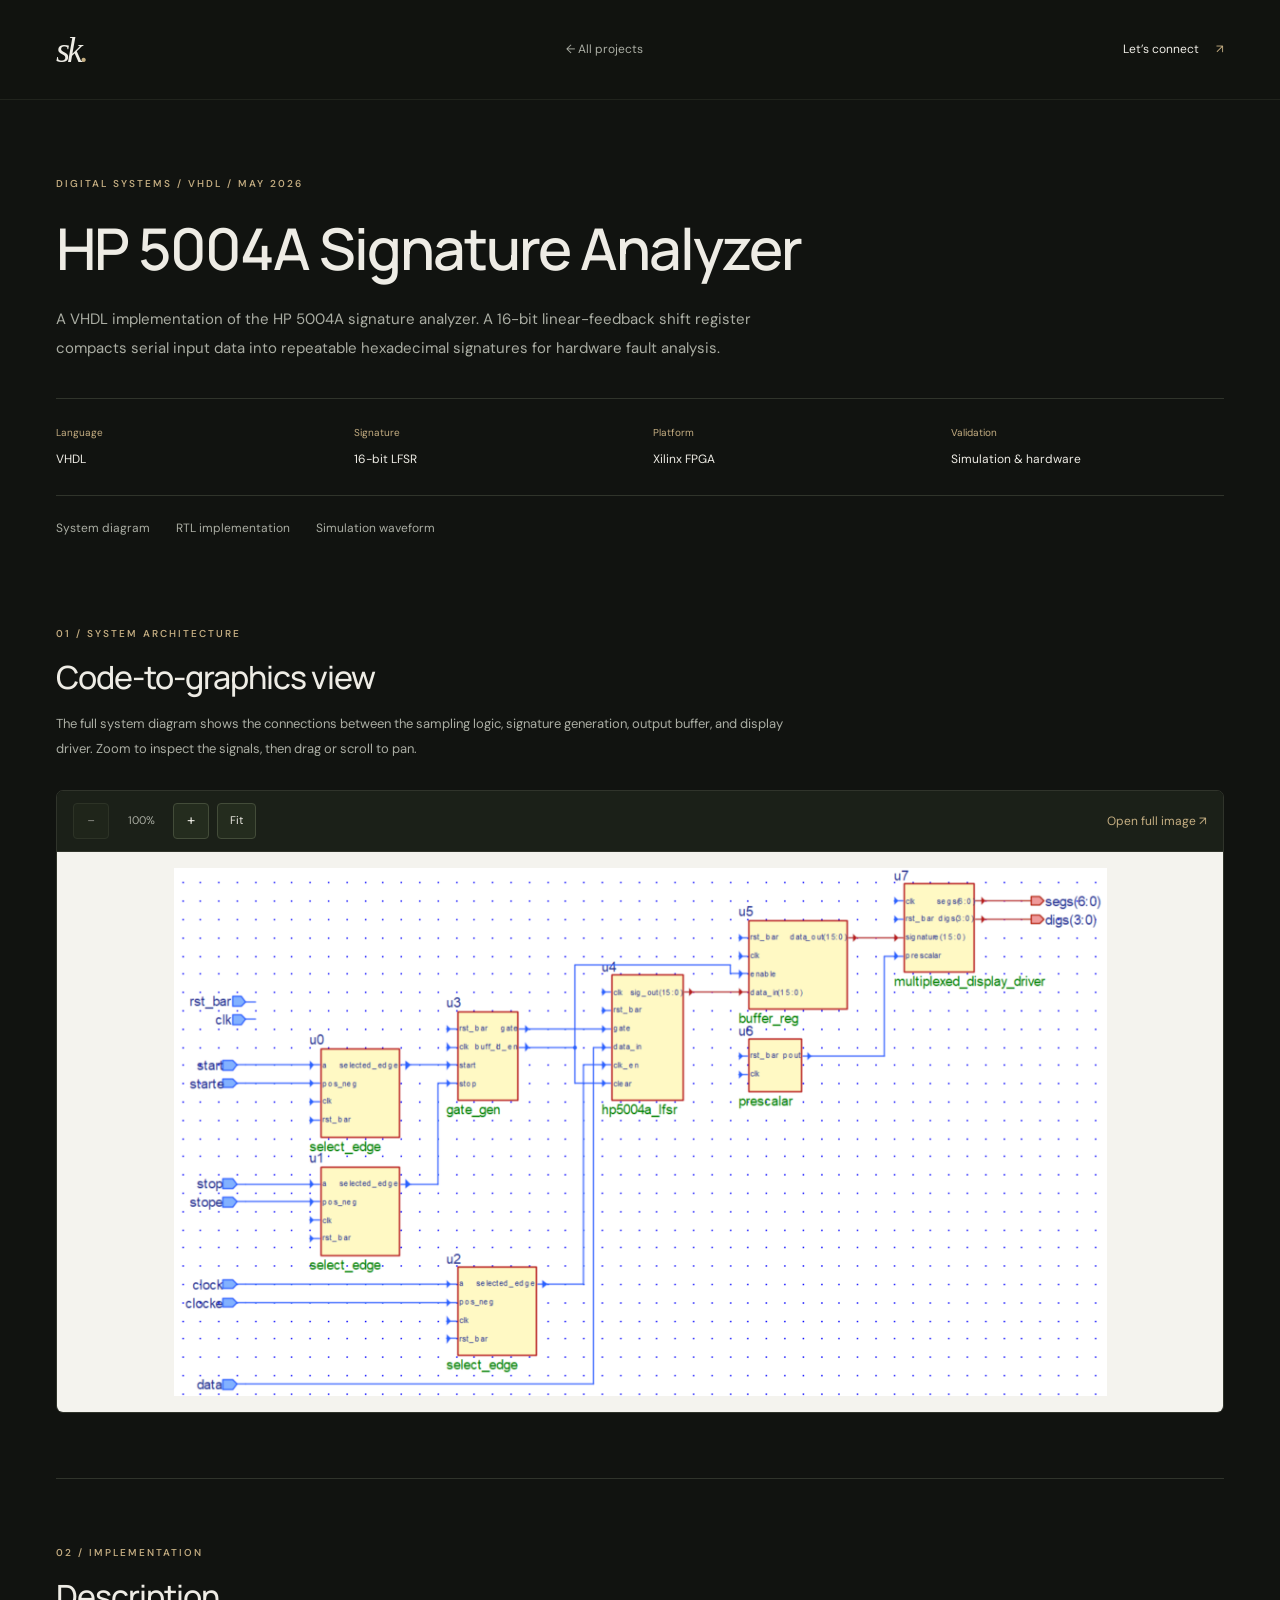
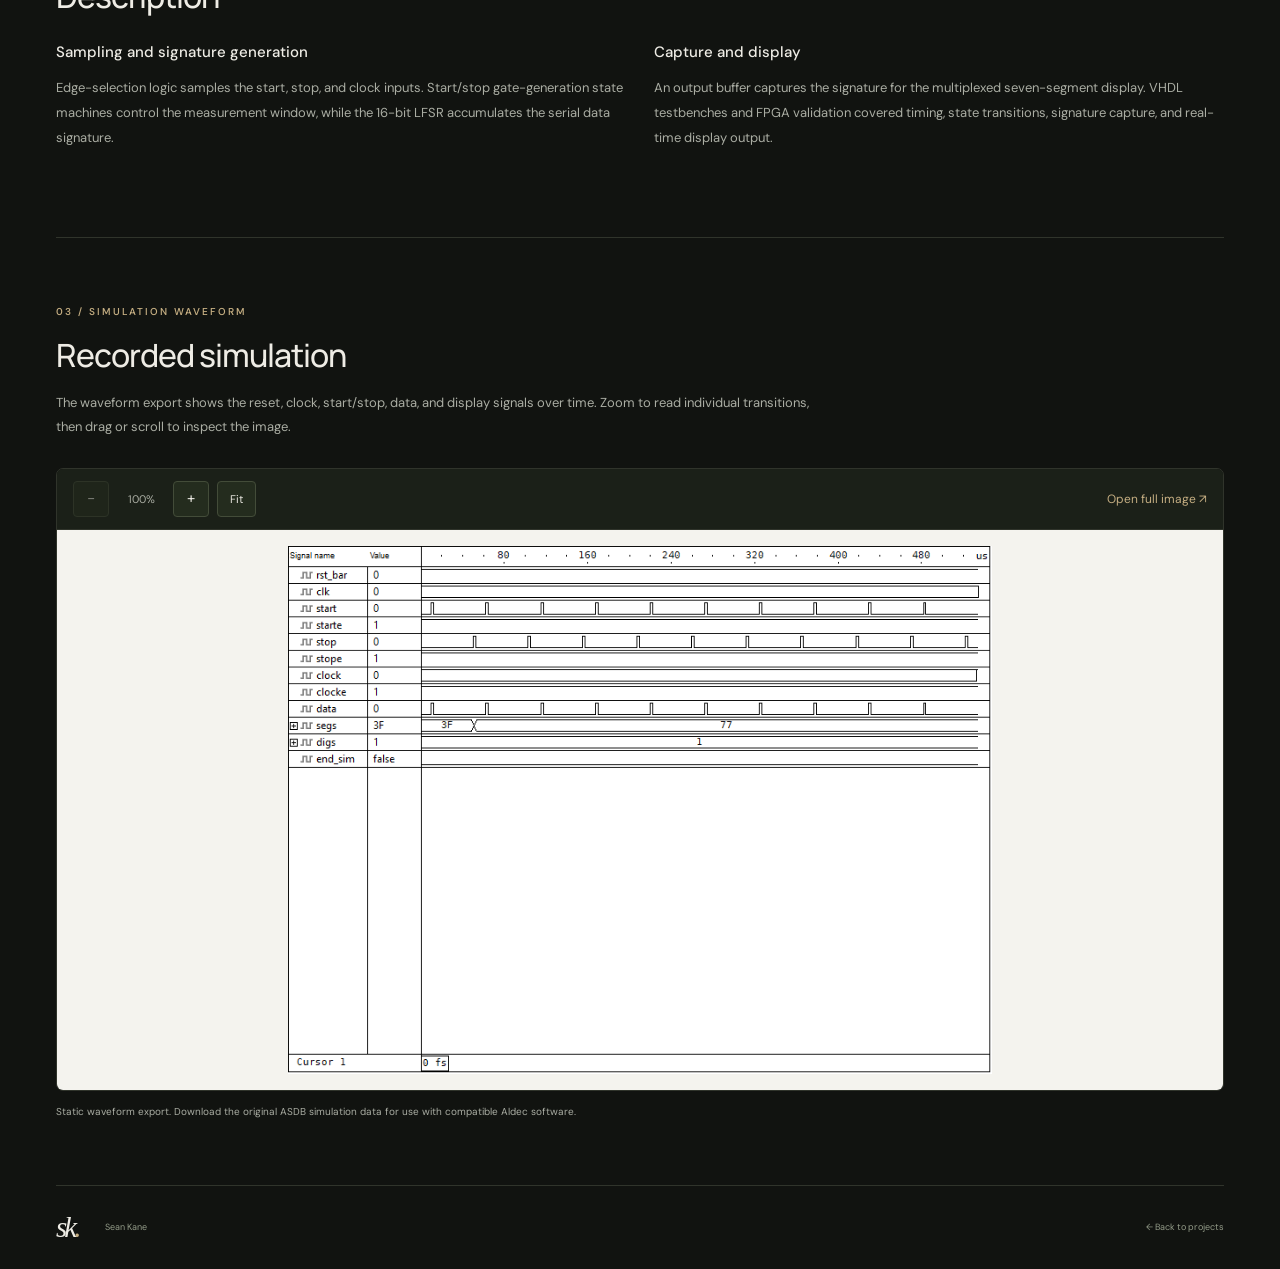
<file: projects/hp5004a.html>
<!doctype html>
<html lang="en">
<head>
  <meta charset="utf-8">
  <meta name="viewport" content="width=device-width,initial-scale=1">
  <meta name="theme-color" content="#111310">
  <meta name="description" content="Sean Kane's VHDL HP 5004A signature analyzer: inspect the RTL system diagram, modular control logic, and simulation data.">
  <title>HP 5004A Signature Analyzer — Sean Kane</title>
  <link rel="icon" href="../assets/favicon.svg" type="image/svg+xml">
  <link rel="stylesheet" href="../styles.css?v=20260907-evidence">
  <link rel="stylesheet" href="ble-beacon.css?v=20260907">
  <script src="ble-beacon.js?v=20260907-waveform" defer></script>
</head>
<body class="project-page">
  <a class="skip-link" href="#main">Skip to content</a>
  <header class="site-header"><a class="wordmark" href="../index.html" aria-label="Sean Kane, home">sk<span>.</span></a><a class="back-link" href="../index.html#work">← All projects</a><a class="header-contact" href="mailto:sean.ryan.kane@gmail.com">Let’s connect <span aria-hidden="true">↗</span></a></header>
  <main id="main" class="section-shell">
    <section class="project-intro" aria-labelledby="project-title">
      <p class="eyebrow section-index">Digital systems / VHDL / May 2026</p>
      <h1 id="project-title">HP 5004A Signature Analyzer</h1>
      <p>A VHDL implementation of the HP 5004A signature analyzer. A 16-bit linear-feedback shift register compacts serial input data into repeatable hexadecimal signatures for hardware fault analysis.</p>
      <dl class="project-facts"><div><dt>Language</dt><dd>VHDL</dd></div><div><dt>Signature</dt><dd>16-bit LFSR</dd></div><div><dt>Platform</dt><dd>Xilinx FPGA</dd></div><div><dt>Validation</dt><dd>Simulation &amp; hardware</dd></div></dl>
      <nav class="project-nav" aria-label="Project sections"><a href="#system">System diagram</a><a href="#implementation">RTL implementation</a><a href="#simulation">Simulation waveform</a></nav>
    </section>
    <section id="system" class="project-section" aria-labelledby="system-title">
      <div class="project-section-heading"><p class="eyebrow section-index">01 / System architecture</p><h2 id="system-title">Code-to-graphics view</h2><p>The full system diagram shows the connections between the sampling logic, signature generation, output buffer, and display driver. Zoom to inspect the signals, then drag or scroll to pan.</p></div>
      <div class="schematic-viewer">
        <div class="viewer-toolbar"><div class="zoom-controls" role="group" aria-label="System diagram zoom"><button type="button" id="diagram-out" aria-label="Zoom out of system diagram">−</button><output id="diagram-zoom" aria-live="polite">100%</output><button type="button" id="diagram-in" aria-label="Zoom into system diagram">+</button><button type="button" id="diagram-fit">Fit</button></div><a href="../assets/hp5004a/system-diagram.png" target="_blank" rel="noopener">Open full image ↗</a></div>
        <div id="diagram-viewport" class="pan-viewport" tabindex="0" role="region" aria-label="Zoomable HP 5004A system diagram"><div class="pan-stage"><img id="diagram-image" src="../assets/hp5004a/system-diagram.png" alt="Three select_edge blocks sample start, stop, and clock inputs. gate_gen controls hp5004a_lfsr; its 16-bit output feeds buffer_reg, followed by multiplexed_display_driver with a prescalar input and segment and digit outputs." width="982" height="556" draggable="false"></div></div>
      </div>
    </section>
    <section id="implementation" class="project-section" aria-labelledby="implementation-title">
      <div class="project-section-heading"><p class="eyebrow section-index">02 / Implementation</p><h2 id="implementation-title">Description</h2></div>
      <div class="evidence-grid design-notes">
        <div><h3>Sampling and signature generation</h3><p>Edge-selection logic samples the start, stop, and clock inputs. Start/stop gate-generation state machines control the measurement window, while the 16-bit LFSR accumulates the serial data signature.</p></div>
        <div><h3>Capture and display</h3><p>An output buffer captures the signature for the multiplexed seven-segment display. VHDL testbenches and FPGA validation covered timing, state transitions, signature capture, and real-time display output.</p></div>
      </div>
    </section>
    <section id="simulation" class="project-section project-files" aria-labelledby="simulation-title">
      <div class="project-section-heading"><p class="eyebrow section-index">03 / Simulation waveform</p><h2 id="simulation-title">Recorded simulation</h2><p>The waveform export shows the reset, clock, start/stop, data, and display signals over time. Zoom to read individual transitions, then drag or scroll to inspect the image.</p></div>
      <div class="schematic-viewer">
        <div class="viewer-toolbar"><div class="zoom-controls" role="group" aria-label="Waveform image zoom"><button type="button" id="waveform-out" aria-label="Zoom out of waveform">−</button><output id="waveform-zoom" aria-live="polite">100%</output><button type="button" id="waveform-in" aria-label="Zoom into waveform">+</button><button type="button" id="waveform-fit">Fit</button></div><a href="../assets/hp5004a/waveform.png" target="_blank" rel="noopener">Open full image ↗</a></div>
        <div id="waveform-viewport" class="pan-viewport" tabindex="0" role="region" aria-label="Zoomable HP 5004A simulation waveform"><div class="pan-stage"><img id="waveform-image" src="../assets/hp5004a/waveform.png" alt="Simulation waveform with a microsecond time axis and rows for rst_bar, clk, start, starte, stop, stope, clock, clocke, data, segs, digs, and end_sim. The segs bus changes from 3F to 77." width="800" height="600" loading="lazy" draggable="false"></div></div>
      </div>
      <p class="model-keyboard">Static waveform export. <a href="../assets/hp5004a/wave.asdb" download>Download the original ASDB simulation data</a> for use with compatible Aldec software.</p>
    </section>
  </main>
  <footer class="site-footer section-shell"><a class="wordmark" href="../index.html" aria-label="Sean Kane, home">sk<span>.</span></a><span>Sean Kane</span><a class="footer-end" href="../index.html#work">← Back to projects</a></footer>
</body>
</html>
</file>
<file: styles.css>
@import url('https://fonts.googleapis.com/css2?family=DM+Sans:wght@400;450;500;550;600;650;700&family=Manrope:wght@400;500;600;650;700;750;800&display=swap');

:root{color-scheme:dark;--bg:#111310;--surface:#181b17;--text:#eeece5;--muted:#aaaDA3;--gold:#c5ae82;--line:#30342b;--serif:Georgia,'Times New Roman',serif;--sans:'DM Sans',sans-serif;--heading:'Manrope',var(--sans)}
.hero #hero-title{font-size:clamp(52px,6.5vw,88px);letter-spacing:-3px;line-height:1.1}.hero-university{font-size:17px;color:var(--muted);margin-top:14px}.hero-focus{font-family:var(--heading);font-size:clamp(19px,2vw,25px);font-weight:500;line-height:1.45;letter-spacing:-.5px;color:var(--gold);margin-top:27px}
.about-portrait{position:relative;margin:30px 0 0;width:min(100%,350px);aspect-ratio:1;overflow:hidden;border:1px solid #c5ae8230;border-radius:7px;background:var(--surface)}.about-portrait img{display:block;width:100%;height:100%;object-fit:cover;object-position:50% 58%;filter:saturate(.6) brightness(.86);transform:scale(1.1)}.about-portrait::after{content:'';position:absolute;inset:0;pointer-events:none;background:linear-gradient(180deg,#11131008 55%,#11131065 100%);box-shadow:inset 0 0 35px #11131025}.experience-detail{margin-top:10px}.role-history{margin-top:18px;max-width:400px}.role-history summary{display:flex;align-items:center;gap:8px;width:fit-content;min-height:32px;cursor:pointer;list-style:none;font-size:11px;color:var(--muted)}.role-history summary::-webkit-details-marker{display:none}.role-history summary:hover{color:var(--gold)}.role-history summary svg{width:13px;height:13px;fill:none;stroke:currentColor;stroke-width:1.3;transition:transform .2s}.role-history[open] summary svg{transform:rotate(180deg)}.role-history ol{list-style:none;margin:13px 0 2px 5px;padding:0 0 0 19px;border-left:1px solid var(--line)}.role-history li{position:relative;display:flex;flex-wrap:wrap;justify-content:space-between;gap:4px 14px;margin-bottom:16px;font-size:11px;color:#c5c9bb}.role-history li:last-child{margin-bottom:0}.role-history li::before{content:'';position:absolute;left:-23px;top:7px;width:5px;height:5px;border-radius:50%;background:#8f8469;box-shadow:0 0 0 3px var(--bg)}.role-period{font-size:10px;color:var(--muted)}
*{box-sizing:border-box}html{scroll-behavior:smooth;scroll-padding-top:100px}body{margin:0;background:var(--bg);color:var(--text);font-family:var(--sans);font-size:15px;line-height:1.7;-webkit-font-smoothing:antialiased}button,a{-webkit-tap-highlight-color:transparent}a{color:inherit;text-decoration:none}button{font:inherit;color:inherit;cursor:pointer}button,a,summary{touch-action:manipulation}button{border:0}button:focus-visible,a:focus-visible,summary:focus-visible{outline:2px solid var(--gold);outline-offset:6px}::selection{background:#c5ae8240;color:#fff}h1,h2,h3,h4,p{margin:0}h1,h2,h3,h4{line-height:1.2}em{font-family:var(--serif);font-weight:400;color:var(--gold)}[hidden]{display:none!important}.section-shell{width:min(1180px,calc(100% - 112px));margin-inline:auto}.section-pad{padding-block:100px}.eyebrow{font-size:10px;font-weight:550;letter-spacing:2px;text-transform:uppercase}.section-index{color:var(--gold);margin-bottom:23px}.sr-only{position:absolute;width:1px;height:1px;padding:0;margin:-1px;overflow:hidden;clip:rect(0,0,0,0);white-space:nowrap;border:0}.skip-link{position:fixed;top:12px;left:12px;z-index:20;background:var(--gold);color:var(--bg);padding:12px 20px;transform:translateY(-160%)}.skip-link:focus{transform:translateY(0)}#particles{position:fixed;inset:0;width:100%;height:100%;pointer-events:none;z-index:-1}.site-header{height:100px;max-width:1400px;padding:0 56px;margin:auto;display:flex;align-items:center;justify-content:space-between;border-bottom:1px solid #30342b85;background:#111310e8}.wordmark{font-family:var(--serif);font-style:italic;font-size:36px;line-height:1;letter-spacing:-3px}.wordmark span{color:var(--gold)}.site-header nav{display:flex;gap:34px;margin-left:70px;font-size:12px;color:var(--muted)}.site-header nav a:hover,.header-contact:hover{color:var(--gold)}.header-contact{font-size:12px}.header-contact span{margin-left:14px;color:var(--gold)}
.hero{min-height:650px;display:grid;grid-template-columns:1.15fr 1fr;align-items:center;column-gap:20px;padding-top:76px}.hero-copy{position:relative;z-index:1;padding-bottom:38px}.hero .eyebrow{display:flex;align-items:center;font-size:9px;letter-spacing:1.7px;gap:10px;color:#c3c6ba;margin-bottom:28px}.status-dot{width:6px;height:6px;border-radius:50%;background:var(--gold);box-shadow:0 0 12px #c5ae8235}.eyebrow-divider{margin-inline:4px;color:#606456}h1{font-family:var(--heading);font-size:clamp(48px,5.5vw,77px);font-weight:550;line-height:1.13;letter-spacing:-4px}h1 em{font-size:1.13em;letter-spacing:-4px}.hero-description{margin-top:25px;max-width:445px;color:var(--muted);font-size:14px;line-height:1.9}.hero-actions{display:flex;flex-wrap:wrap;gap:10px;margin-top:33px}.button{display:inline-flex;justify-content:center;align-items:center;gap:19px;padding:12px 20px;border:1px solid var(--line);border-radius:4px;font-size:11px;font-weight:600;line-height:1.5;transition:background .2s,transform .2s,border-color .2s}.button:hover{transform:translateY(-2px);border-color:var(--gold)}.button-primary{background:var(--gold);color:#171910;border-color:var(--gold)}.button-primary:hover{background:#dbc69f}.button-secondary{background:#151713}.button svg{width:16px;height:16px;fill:none;stroke:currentColor;stroke-width:1.5}.button span{font-size:17px}.hero-art{align-self:center;margin-top:-20px;max-width:510px}.art-coordinates{display:flex;justify-content:space-between;color:#73796b;font-family:monospace;font-size:8px;letter-spacing:1.5px;margin-inline:25px}.art-coordinates span{font-size:7px}.chip-art{width:100%;display:block;margin-block:-8px}.art-caption{display:flex;align-items:center;justify-content:space-between;font-family:var(--serif);font-style:italic;font-size:15px;color:#959b8b;margin:0 25px}.tiny-cross{font-family:monospace;font-style:normal;font-size:19px;color:#646f58}.signal{animation:signal-pulse 5s ease-in-out infinite}.signal-two{animation-delay:2.5s}@keyframes signal-pulse{0%,100%{opacity:.2}50%{opacity:1}}.hero-bottom{grid-column:1/-1;align-self:end;display:flex;align-items:center;justify-content:space-between;border-top:1px solid var(--line);padding:24px 0;color:#919787;font-size:9px;letter-spacing:1.4px}.hero-bottom a{letter-spacing:.3px;font-size:11px;color:#c0c3b6}.hero-bottom a span{color:var(--gold);margin-left:19px}.hero-bottom a:hover{color:var(--gold)}
.section-heading{display:flex;align-items:end;justify-content:space-between;gap:30px}.section-heading h2,.about h2{font-family:var(--heading);font-weight:500;font-size:39px;letter-spacing:-1.8px}.section-heading>p{font-size:12px;line-height:1.8;color:var(--muted);padding-bottom:3px}.work{padding-top:87px}.filters{display:flex;gap:8px;margin:34px 0 26px}.filter{background:transparent;border:1px solid transparent;padding:7px 15px;border-radius:4px;color:var(--muted);font-size:10px}.filter span{font-size:8px;margin-left:8px;color:var(--gold)}.filter:hover{color:var(--text);background:#242820}.filter.active{border-color:#454b3d;background:#22271f;color:var(--text)}.project-grid{display:grid;grid-template-columns:1fr 1fr;gap:28px}.project-card{border:1px solid var(--line);border-radius:7px;overflow:hidden;background:#171a16;transition:border-color .2s,transform .25s}.project-card:hover{border-color:#636a55;transform:translateY(-3px)}.project-visual{height:260px;position:relative;overflow:hidden;border-bottom:1px solid var(--line)}.visual-label{position:absolute;left:23px;top:21px;font-family:monospace;font-size:8px;letter-spacing:1.6px;color:#a5ac97;z-index:1}.project-status{position:absolute;right:20px;top:18px;border:1px solid #71674a60;border-radius:30px;padding:3px 8px;color:#c6b38c;font-size:8px;background:#1c2018;z-index:1}.project-status:before{content:'';display:inline-block;width:4px;height:4px;background:var(--gold);border-radius:50%;margin-right:6px;vertical-align:middle}.convolution{background:radial-gradient(ellipse at center,#2d3221 0%,#1c2017 65%)}.convolution-diagram{height:215px;display:flex;align-items:center;justify-content:center;gap:24px;padding-top:33px}.matrix,.kernel,.output-matrix{display:grid;gap:4px;transform:rotate(-8deg)}.matrix{grid-template-columns:repeat(5,17px)}.matrix i{width:17px;height:17px;background:#56604080;border:1px solid #7c896148;border-radius:1px}.matrix i:nth-child(3n){background:#879b5970}.matrix i:nth-child(4n){background:#b9c68d75}.kernel{grid-template-columns:repeat(3,21px);transform:rotate(-8deg);border:1px solid #bda97b80;padding:7px;background:#bda97b08}.kernel i{font-family:monospace;font-style:normal;font-size:10px;text-align:center;height:21px;background:#bba2751c;color:#d0ba8e}.output-matrix{grid-template-columns:repeat(3,22px)}.output-matrix i{width:22px;height:22px;background:#bca47755;border:1px solid #bca47745;border-radius:1px}.output-matrix i:nth-child(2n){background:#bca47790}.diagram-operator{color:#b6b397;font-size:24px;font-family:var(--serif)}.visual-footer{position:absolute;bottom:20px;left:23px;right:23px;display:flex;justify-content:space-between;gap:8px;font-family:monospace;font-size:7px;color:#a5ac978f;letter-spacing:1.5px}.convolution .visual-footer{left:15%;right:13%}.signature{background:radial-gradient(ellipse at center,#24342d,#19251f)}.signature svg{position:absolute;top:47px;left:5%;width:90%;height:177px}.wave-label{position:absolute;bottom:18px;left:24px;right:24px;display:flex;justify-content:space-between;align-items:center;font-family:monospace;font-size:7px;letter-spacing:2px;color:#91a296}.wave-label span{font-family:var(--serif);font-size:18px;color:var(--gold)}.adder{background:radial-gradient(ellipse at center,#302b37,#211f26)}.adder>svg{width:100%;height:220px;margin-top:22px}.adder .visual-label,.adder .visual-footer{color:#b1a6bc}.beacon{background:radial-gradient(ellipse at center,#233e30,#17281f)}.beacon>svg{width:100%;height:250px;margin-top:12px}.project-body{padding:25px 25px 26px}.project-title-row{display:flex;justify-content:space-between;align-items:center;gap:15px}.project-title-row h3{font-family:var(--heading);font-size:17px;font-weight:600;letter-spacing:-.3px}.project-open{display:grid;place-items:center;flex:0 0 32px;height:32px;background:#24291f;border:1px solid #39422e;border-radius:50%;color:var(--gold);font-size:19px;transition:background .2s}.project-open:hover{background:#3a442f}.project-body>p{font-size:12px;line-height:1.85;color:var(--muted);margin:10px 28px 19px 0;min-height:44px}.tags{display:flex;flex-wrap:wrap;gap:7px}.tags span{font-size:9px;color:#b2b6a8;border:1px solid #343a2f;border-radius:3px;padding:3px 8px;line-height:1.5}.work-note{margin-top:18px;font-size:10px;color:#8e9485;text-align:right}
.about{display:grid;grid-template-columns:1fr 1fr;gap:75px;border-block:1px solid var(--line)}.about h2{font-size:42px;line-height:1.25}.record-note{display:flex;align-items:center;gap:17px;margin-top:45px}.mini-record{display:grid;place-items:center;width:60px;height:60px;border-radius:50%;background:repeating-radial-gradient(circle,#242821 0,#242821 1px,#161914 2px,#161914 4px);border:1px solid #353b2e;flex-shrink:0}.mini-record span{display:grid;place-items:center;width:22px;height:22px;background:var(--gold);border-radius:50%;font-family:var(--serif);font-style:italic;font-size:11px;color:#292b21;letter-spacing:-1px}.record-note p{font-size:11px;color:#c0c4b5}.record-note p span{display:block;font-size:10px;color:#919987;margin-top:3px}.about-copy>p{font-size:12px;color:var(--muted);line-height:1.95;margin-bottom:18px}.about-copy .about-lead{font-size:17px;color:var(--text);line-height:1.7;margin-bottom:19px}.skill-groups{display:grid;grid-template-columns:1fr 1fr;gap:20px;padding-top:14px;margin-top:27px;border-top:1px solid var(--line)}.skill-groups h3{font-size:10px;font-weight:500;color:var(--gold);margin-bottom:10px}.skill-groups p{font-size:10px;color:#b5baab;line-height:2}.coursework{border-top:1px solid var(--line);margin-top:26px;padding-top:16px}.coursework summary{cursor:pointer;font-size:11px;color:#d0d2c8;list-style:none;display:flex;justify-content:space-between;align-items:center}.coursework summary::-webkit-details-marker{display:none}.coursework summary span{font-size:18px;color:var(--gold)}.coursework[open] summary span{transform:rotate(45deg)}.coursework p{font-size:12px;color:var(--muted);margin-top:15px;line-height:1.8}.experience-list{margin-top:45px}.experience-item{display:grid;grid-template-columns:1fr 1.2fr;gap:60px;border-top:1px solid var(--line);padding-block:31px}.experience-org{display:flex;gap:25px}.experience-number{font-family:monospace;font-size:10px;color:#7d8773;padding-top:5px}.experience-org h3{font-size:17px;font-weight:500;line-height:1.5}.experience-org h3 span{display:block;color:#92998a;font-size:10px;font-weight:400;margin-top:7px}.experience-item h4{font-size:12px;font-weight:500;margin:5px 0 11px}.experience-item p{font-size:12px;line-height:1.9;color:var(--muted);max-width:520px}.experience-item .tags{margin-top:17px}.contact{border-top:1px solid var(--line);text-align:center;position:relative;padding-block:91px 95px;background:radial-gradient(ellipse at 50% 90%,#33372128,transparent 70%)}.contact h2{font-family:var(--heading);font-size:49px;letter-spacing:-2px;font-weight:500;line-height:1.2}.contact>p:not(.eyebrow){font-size:12px;color:var(--muted);margin:25px 0}.contact-email{display:inline-flex;align-items:center;gap:28px;font-size:20px;letter-spacing:-.5px;color:var(--gold);padding-bottom:9px;border-bottom:1px solid #c5ae8250}.contact-email:hover{color:#ebd6ac}.contact-email span{font-size:26px}.contact-links{display:flex;justify-content:center;gap:27px;margin-top:28px;color:#c5c9bb;font-size:11px}.contact-links a:hover{color:var(--gold)}.site-footer{border-top:1px solid var(--line);padding-block:27px;display:flex;align-items:center;gap:27px;font-size:9px;color:#939b88}.site-footer .wordmark{font-size:29px;color:var(--text)}.footer-end{margin-left:auto;display:flex;align-items:center;gap:22px}#motion-toggle{font-size:9px;background:transparent;border:1px solid var(--line);border-radius:3px;padding:5px 9px;color:#b9beaf}.motion-paused .signal{animation-play-state:paused}dialog{color:var(--text);background:#1b1f18;border:1px solid #59614c;border-radius:12px;width:min(620px,calc(100% - 32px));max-height:85vh;padding:0;box-shadow:0 20px 100px #0008}dialog::backdrop{background:#070a07c9;backdrop-filter:blur(6px)}.dialog-content{padding:45px;position:relative}.dialog-close{position:absolute;right:15px;top:10px;background:transparent;font-size:29px;color:var(--muted);width:40px;height:40px}.dialog-content .eyebrow{color:var(--gold);margin-bottom:18px}.dialog-content h2{font-family:var(--heading);font-size:30px;font-weight:500;letter-spacing:-1px;margin-bottom:22px}.dialog-content p{font-size:13px;color:var(--muted);line-height:1.9}.dialog-content h3{font-size:12px;color:var(--gold);margin:25px 0 10px}.dialog-content .button{margin-top:30px}.dialog-content .project-state{font-size:10px;margin-bottom:20px;color:var(--gold)}body:has(dialog[open]){overflow:hidden}
@media(min-width:1500px){.hero{min-height:730px}.hero-art{max-width:550px}.project-visual{height:285px}.convolution-diagram{height:240px}.signature svg{top:58px}.adder>svg{height:245px}.beacon>svg{height:270px}}
@media(max-width:1050px){.section-shell{width:calc(100% - 72px)}.site-header{padding-inline:36px}.hero{column-gap:0;min-height:620px}h1{font-size:59px;letter-spacing:-3px}.hero .eyebrow{font-size:8px;letter-spacing:1px;gap:7px}.hero-actions{gap:7px}.button{padding:11px 15px;gap:13px}.section-heading h2{font-size:34px}.about{gap:45px}.about h2{font-size:36px}.convolution-diagram{gap:17px}.matrix{grid-template-columns:repeat(5,14px)}.matrix i{width:14px;height:14px}.project-title-row h3{font-size:15px}.project-visual{height:240px}.project-body{padding:20px}.visual-label{font-size:7px;left:20px;letter-spacing:1px}.convolution-diagram{height:195px}.beacon>svg{height:225px}.adder>svg{height:205px}.signature svg{top:41px;height:160px}.experience-item{gap:40px}.art-coordinates{font-size:7px;letter-spacing:.7px}}
@media(max-width:760px){.section-shell{width:calc(100% - 40px)}.section-pad{padding-block:65px}.site-header{height:78px;padding-inline:24px}.site-header nav{gap:20px;margin-left:0;font-size:11px}.header-contact{font-size:0}.header-contact span{font-size:21px;margin-left:0}.wordmark{font-size:32px}.hero{padding-top:52px;grid-template-columns:1fr;min-height:auto}.hero-copy{padding-bottom:0}.hero .eyebrow{font-size:8px;letter-spacing:1.15px;margin-bottom:25px}h1{font-size:clamp(49px,10vw,74px);letter-spacing:-3px}.hero-description{font-size:13px;max-width:420px;margin-top:24px}.hero-actions{margin-top:26px;gap:10px}.button{font-size:11px;padding:12px 17px}.hero-art{width:100%;max-width:400px;margin:38px auto 30px}.chip-art{margin-block:-16px}.art-coordinates{margin-inline:20px}.art-caption{font-size:13px}.hero-bottom{padding-block:21px}.hero-bottom>span{font-size:7px;letter-spacing:.7px}.hero-bottom a{font-size:10px}.hero-bottom a span{margin-left:8px}.section-heading{align-items:start;flex-direction:column;gap:18px}.section-heading h2,.about h2{font-size:34px;letter-spacing:-1.4px}.section-heading>p{font-size:12px}.desktop-break{display:none}.section-index{font-size:9px;margin-bottom:17px}.filters{margin-top:27px;gap:3px;flex-wrap:wrap}.filter{padding:7px 11px;font-size:10px}.project-grid{gap:22px;grid-template-columns:1fr}.project-visual{height:260px}.project-body{padding:22px}.project-title-row h3{font-size:17px}.project-body>p{min-height:auto;margin-right:0;font-size:12px}.convolution-diagram{height:220px;gap:24px}.matrix{grid-template-columns:repeat(5,17px)}.matrix i{width:17px;height:17px}.signature svg{top:45px;height:180px}.beacon>svg{height:250px}.adder>svg{height:225px}.visual-label{font-size:8px}.about{grid-template-columns:1fr;gap:34px}.record-note{margin-top:25px}.about-copy .about-lead{font-size:17px}.about-copy>p{font-size:13px}.skill-groups p{font-size:11px}.experience-list{margin-top:30px}.experience-item{grid-template-columns:1fr;gap:21px;padding-block:28px}.experience-item>div:last-child{padding-left:39px}.experience-org{gap:25px}.experience-org h3{font-size:18px}.experience-org h3 span{margin-top:2px}.experience-item h4{font-size:13px}.contact h2{font-size:36px;letter-spacing:-1.5px}.contact-email{font-size:17px;gap:18px}.site-footer{flex-wrap:wrap;gap:18px;padding-block:24px}.footer-end{width:100%;margin-left:0;justify-content:space-between}.dialog-content{padding:40px 25px 28px}.dialog-content h2{font-size:26px}}
@media(max-width:380px){.hero .eyebrow{font-size:7px;gap:5px}.button{padding:11px 12px;gap:10px}.hero-bottom>span{font-size:6px}.convolution-diagram{gap:15px}.matrix{grid-template-columns:repeat(5,14px)}.matrix i{width:14px;height:14px}.kernel{grid-template-columns:repeat(3,17px)}.project-title-row h3{font-size:15px}.contact-email{font-size:15px}.skill-groups{gap:12px}}
@media(prefers-reduced-motion:reduce){html{scroll-behavior:auto}*,*::before,*::after{animation:none!important;transition:none!important}}
@media(max-width:760px){.convolution-diagram{gap:14px}.matrix{grid-template-columns:repeat(5,14px)}.matrix i{width:14px;height:14px}.kernel{grid-template-columns:repeat(3,17px)}}
@media(max-width:380px){.convolution-diagram{gap:10px}.matrix{grid-template-columns:repeat(5,12px)}.matrix i{width:12px;height:12px}.kernel{grid-template-columns:repeat(3,15px)}.output-matrix{grid-template-columns:repeat(3,18px)}.output-matrix i{width:18px;height:18px}}
.project-visual{container-type:inline-size}
@container(max-width:450px){.convolution-diagram{gap:12px}.matrix{grid-template-columns:repeat(5,12px)}.matrix i{width:12px;height:12px}.kernel{grid-template-columns:repeat(3,15px)}.output-matrix{grid-template-columns:repeat(3,18px)}.output-matrix i{width:18px;height:18px}.diagram-operator{font-size:20px}}
@container(max-width:320px){.convolution-diagram{gap:8px}.matrix{grid-template-columns:repeat(5,10px)}.matrix i{width:10px;height:10px}.kernel{grid-template-columns:repeat(3,12px)}.output-matrix{grid-template-columns:repeat(3,15px)}.output-matrix i{width:15px;height:15px}}
@media(max-width:760px){.site-header nav{gap:14px;font-size:10px}.hero-university{font-size:16px}.hero-focus{margin-top:23px}}
.experience-item .position-period{font-size:10px;color:var(--muted);margin:-3px 0 12px}.experience-item .role-history p{flex-basis:100%;font-size:11px;line-height:1.8;margin-top:3px}
.experience{border-top:1px solid var(--line)}
.skip-link{opacity:0;pointer-events:none}.skip-link:focus{opacity:1;pointer-events:auto}
.about{display:grid;grid-template-columns:minmax(0,1fr) minmax(280px,400px);grid-template-areas:"title ." "copy portrait";align-items:start;gap:28px 64px;border-bottom:0}
.about>.about-title{grid-area:title}
.about>.about-copy{grid-area:copy;min-width:0;margin:0}
.about-portrait{grid-area:portrait;width:100%;margin:0}
.about-portrait img{filter:none}
.about-portrait::after{display:none}
.about-tools{margin-top:26px;padding-top:20px;border-top:1px solid var(--line)}
.about-tools h3{font-size:12px;font-weight:500;color:var(--gold)}
.about-tools ul{display:grid;grid-template-columns:repeat(2,minmax(0,1fr));gap:8px 24px;margin:16px 0 0;padding:0;list-style:none}
.about-tools li{font-size:12px;color:var(--muted);line-height:1.7}
@media(max-width:1050px){.about{grid-template-columns:minmax(0,1fr) minmax(240px,320px);gap:28px 40px}}
@media(max-width:760px){.about{grid-template-columns:minmax(0,1fr);grid-template-areas:"title" "portrait" "copy";gap:24px}.about-portrait{width:min(100%,360px);justify-self:center}.about-tools ul{gap:8px 16px}}
.project-grid{grid-template-columns:repeat(2,minmax(0,1fr));gap:22px}
.project-meta{display:flex;justify-content:space-between;align-items:center;gap:12px;font-size:8px;letter-spacing:1px;color:var(--gold);margin-bottom:18px}
.project-meta span{letter-spacing:0;font-size:9px;color:var(--muted)}
.project-grid .project-title-row h3{font-size:16px}
.project-grid .project-body>p{margin-right:0}
.beacon-project{grid-column:1/-1;display:grid;grid-template-columns:minmax(0,1fr) minmax(0,1fr);align-items:center}
.beacon-project-image{display:flex;align-items:center;justify-content:center;height:320px;padding:20px;background:#20271c;border-right:1px solid var(--line)}
.beacon-project-image img{display:block;width:100%;height:100%;object-fit:contain}
.beacon-project .project-body{padding:35px 40px}
.beacon-project .project-title-row h3{font-size:25px}
.beacon-project .project-body>p{font-size:13px;margin-block:18px 22px}
.project-read{display:inline-flex;align-items:center;gap:20px;font-size:12px;color:var(--gold);margin-top:28px}
.project-read:hover,.project-title-row h3 a:hover{color:#ead5ac}
.signature-project-image{display:flex;align-items:center;justify-content:center;background:#fff;padding:12px;border-bottom:1px solid var(--line);aspect-ratio:982/556}
.signature-project-image img{display:block;width:100%;height:auto;object-fit:contain}
@media(max-width:1050px){.project-grid{grid-template-columns:repeat(2,minmax(0,1fr))}.beacon-project .project-body{padding:28px}}
@media(max-width:760px){.project-grid{grid-template-columns:minmax(0,1fr)}.beacon-project{grid-template-columns:minmax(0,1fr)}.beacon-project-image{height:280px;border-right:0;border-bottom:1px solid var(--line)}.beacon-project .project-body{padding:24px}.beacon-project .project-title-row h3{font-size:22px}}

.signature-project{grid-column:1/-1;display:grid;grid-template-columns:minmax(0,1fr) minmax(0,1fr);align-items:center}
.signature-project-image{height:320px;aspect-ratio:auto;border-bottom:0;border-right:1px solid var(--line);padding:18px}
.signature-project-image img{height:100%;object-fit:contain}
.signature-project .project-body{padding:35px 40px}
.signature-project .project-title-row h3{font-size:25px}
.signature-project .project-body>p{font-size:13px;margin-block:18px 22px}
@media(max-width:1050px){.signature-project .project-body{padding:28px}}
@media(max-width:760px){.signature-project{grid-template-columns:minmax(0,1fr)}.signature-project-image{height:auto;aspect-ratio:982/556;border-right:0;border-bottom:1px solid var(--line);padding:12px}.signature-project .project-body{padding:24px}.signature-project .project-title-row h3{font-size:22px}}
</file>
<file: projects/ble-beacon.css>
.project-intro{padding:75px 0 0}.project-intro h1{font-size:clamp(36px,4.5vw,62px);letter-spacing:-2px;line-height:1.15}.project-intro>p:not(.eyebrow){max-width:760px;color:var(--muted);margin-top:24px;font-size:15px;line-height:1.9}.back-link{font-size:12px;color:var(--muted)}.back-link:hover{color:var(--gold)}.project-facts{display:grid;grid-template-columns:repeat(4,minmax(0,1fr));gap:25px;margin:36px 0 0;padding:25px 0;border-block:1px solid var(--line)}.project-facts dt{font-size:10px;color:var(--gold);margin-bottom:8px}.project-facts dd{margin:0;font-size:12px}.project-nav{display:flex;flex-wrap:wrap;gap:12px 26px;padding:22px 0;font-size:12px;color:var(--muted)}.project-nav a:hover{color:var(--gold)}.project-section{padding:65px 0;border-bottom:1px solid var(--line);scroll-margin-top:20px}.project-section-heading{margin-bottom:28px}.project-section-heading .section-index{margin-bottom:16px}.project-section-heading h2{font-family:var(--heading);font-size:32px;font-weight:500;letter-spacing:-1px}.project-section-heading>p:last-child{font-size:13px;color:var(--muted);line-height:1.9;margin-top:16px;max-width:760px}.board-overview{display:grid;grid-template-columns:minmax(0,1fr) minmax(0,1fr);gap:48px;align-items:center}.design-notes h3{font-size:15px;font-weight:500;margin-bottom:15px}.design-notes p{font-size:13px;color:var(--muted);line-height:1.9;margin-bottom:22px}.design-notes h3:not(:first-child){margin-top:32px}.evidence-grid{display:grid;grid-template-columns:repeat(2,minmax(0,1fr));gap:28px}.evidence-card{margin:0;background:#171a16;border:1px solid var(--line);border-radius:7px;overflow:hidden}.image-open{position:relative;display:flex;align-items:center;justify-content:center;width:100%;height:470px;padding:25px;background:#1d211a;cursor:zoom-in}.image-open img{display:block;width:100%;height:100%;object-fit:contain}.image-open:hover{background:#242a20}.image-open:focus-visible{outline-offset:-4px}.image-affordance{position:absolute;right:12px;bottom:12px;padding:5px 10px;border-radius:3px;background:#111310e8;border:1px solid var(--line);font-size:10px;color:var(--text)}.evidence-card figcaption{padding:16px 20px;font-size:11px;color:var(--muted)}.hardware-photo{background:#151713}.file-links{display:flex;flex-wrap:wrap;gap:14px}.project-files{border-bottom:0}.viewer-toolbar{display:flex;align-items:center;justify-content:space-between;flex-wrap:wrap;gap:12px;padding:12px 16px;background:#1b2018;border-bottom:1px solid var(--line)}.viewer-toolbar a{font-size:12px;color:var(--gold)}.zoom-controls{display:flex;align-items:center;gap:8px}.zoom-controls button{min-width:36px;min-height:36px;border:1px solid #434c39;border-radius:4px;background:#242c1e;font-size:15px}.zoom-controls button:disabled{opacity:.45;cursor:default}.zoom-controls output{min-width:48px;font-size:11px;text-align:center;color:var(--muted)}.zoom-controls button[id$="fit"]{padding-inline:12px;font-size:11px}.schematic-viewer{border:1px solid var(--line);border-radius:7px;overflow:hidden}.pan-viewport{position:relative;overflow:auto;height:560px;background:#f4f3ee;cursor:grab;overscroll-behavior:contain}.pan-viewport.dragging{cursor:grabbing;user-select:none}.pan-viewport:focus-visible{outline:2px solid var(--gold);outline-offset:-3px}.pan-stage{position:relative;min-width:100%;min-height:100%;display:flex;align-items:center;justify-content:center}.pan-stage img{display:block;max-width:none;flex-shrink:0;user-select:none}.image-dialog{width:min(1150px,calc(100% - 32px));max-width:1150px;max-height:94dvh;border-radius:8px;background:var(--bg);padding:0;overflow:hidden}.image-dialog .viewer-toolbar h2{font-family:var(--sans);font-size:13px;font-weight:500;line-height:1.5;max-width:520px}.image-dialog .pan-viewport{height:70dvh;background:#20241c}.image-dialog>a{display:block;padding:12px 16px;font-size:11px;color:var(--gold);border-top:1px solid var(--line)}.image-close{margin-left:8px;font-size:23px!important}
.overview-text{grid-template-columns:minmax(0,760px)}
.model-viewer{border:1px solid var(--line);border-radius:7px;overflow:hidden}.board-model{height:560px;position:relative;background:#1b2118;overflow:hidden}.board-model canvas{display:block;width:100%;height:100%;cursor:grab;touch-action:none}.board-model canvas:active{cursor:grabbing}.board-model canvas:focus-visible{outline:2px solid var(--gold);outline-offset:-3px}.model-poster{position:absolute;inset:0;width:100%;height:100%;object-fit:contain;padding:25px}.model-presets{display:flex;flex-wrap:wrap;gap:8px}.model-presets button{padding:8px 13px;min-height:36px;border:1px solid #434c39;background:#242c1e;border-radius:4px;font-size:11px}.model-presets button:disabled{opacity:.5;cursor:wait}.model-status{border-top:1px solid var(--line);padding:12px 16px;font-size:11px;color:var(--muted)}.model-keyboard{font-size:10px;color:var(--muted);margin-top:12px}.model-status[role="status"]{min-height:45px}
@media(max-width:760px){.board-model{height:430px}.model-presets{gap:5px}.model-presets button{padding:8px 10px}.model-status{font-size:10px}.model-keyboard{font-size:9px}}
@media(max-width:760px){.project-intro{padding-top:48px}.project-facts{grid-template-columns:repeat(2,minmax(0,1fr));gap:22px}.project-intro h1{font-size:37px}.project-intro>p:not(.eyebrow){font-size:13px}.project-section{padding:45px 0}.project-section-heading h2{font-size:28px}.board-overview{grid-template-columns:1fr;gap:26px}.evidence-grid{grid-template-columns:1fr;gap:22px}.image-open{height:420px;padding:20px}.pan-viewport{height:430px}.viewer-toolbar{padding:10px;gap:10px}.image-dialog{width:calc(100% - 16px)}.image-dialog .viewer-toolbar{align-items:flex-start}.image-dialog .viewer-toolbar h2{font-size:12px;max-width:100%}.image-dialog .pan-viewport{height:65dvh}.project-nav{gap:10px 20px;font-size:11px}.file-links{flex-direction:column;align-items:flex-start}}
</file>
